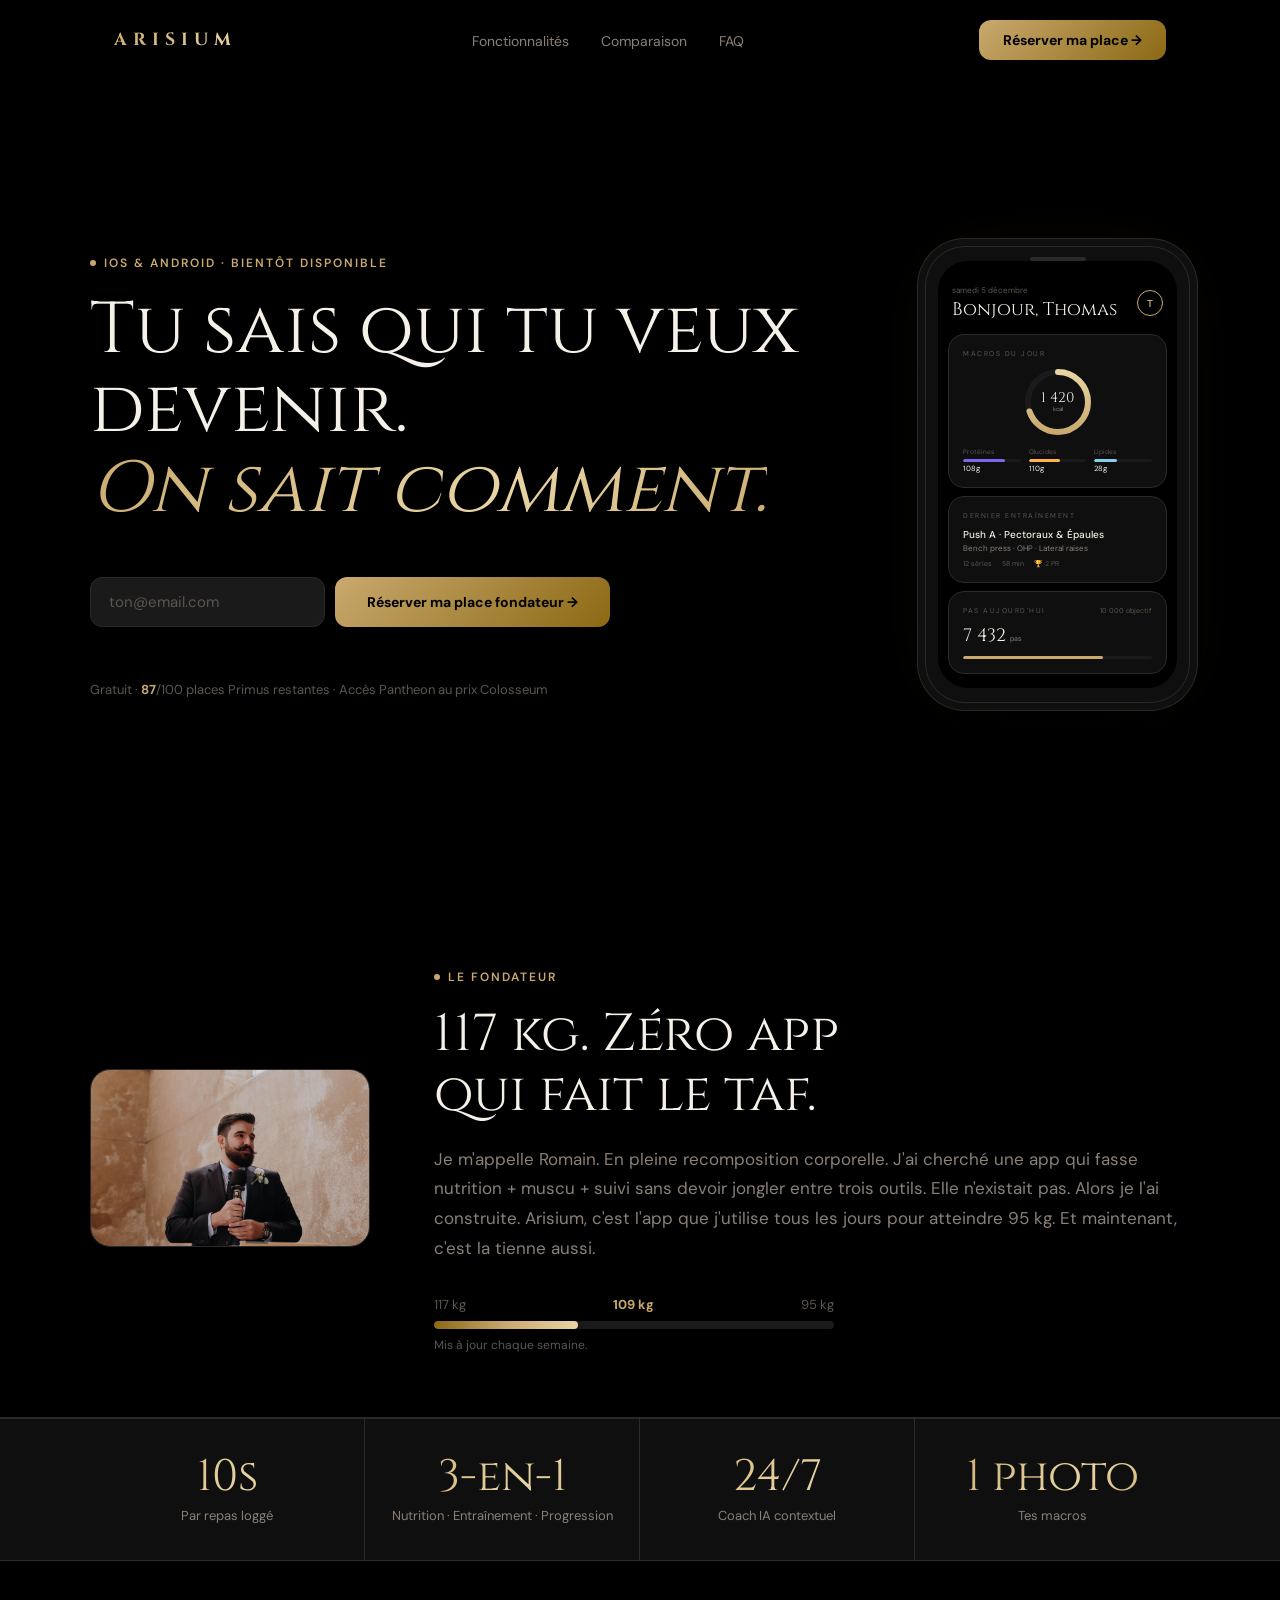
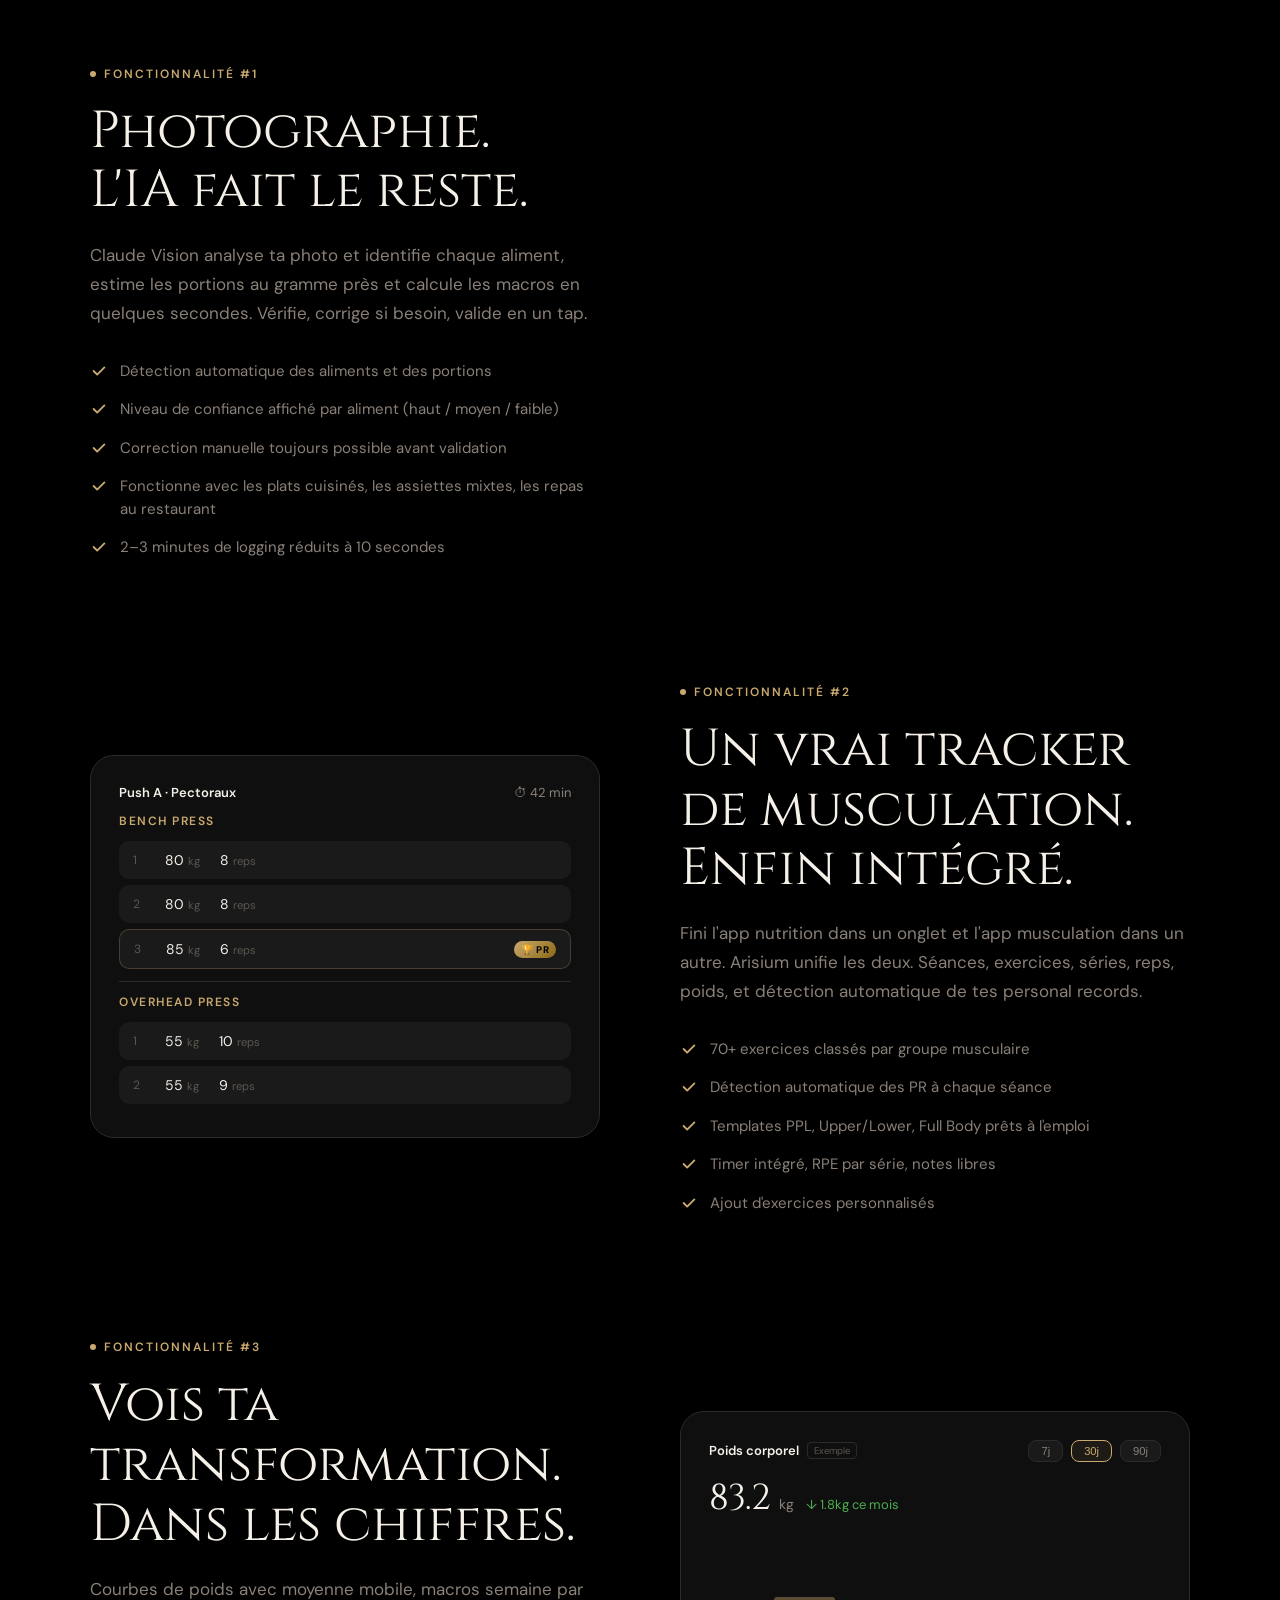
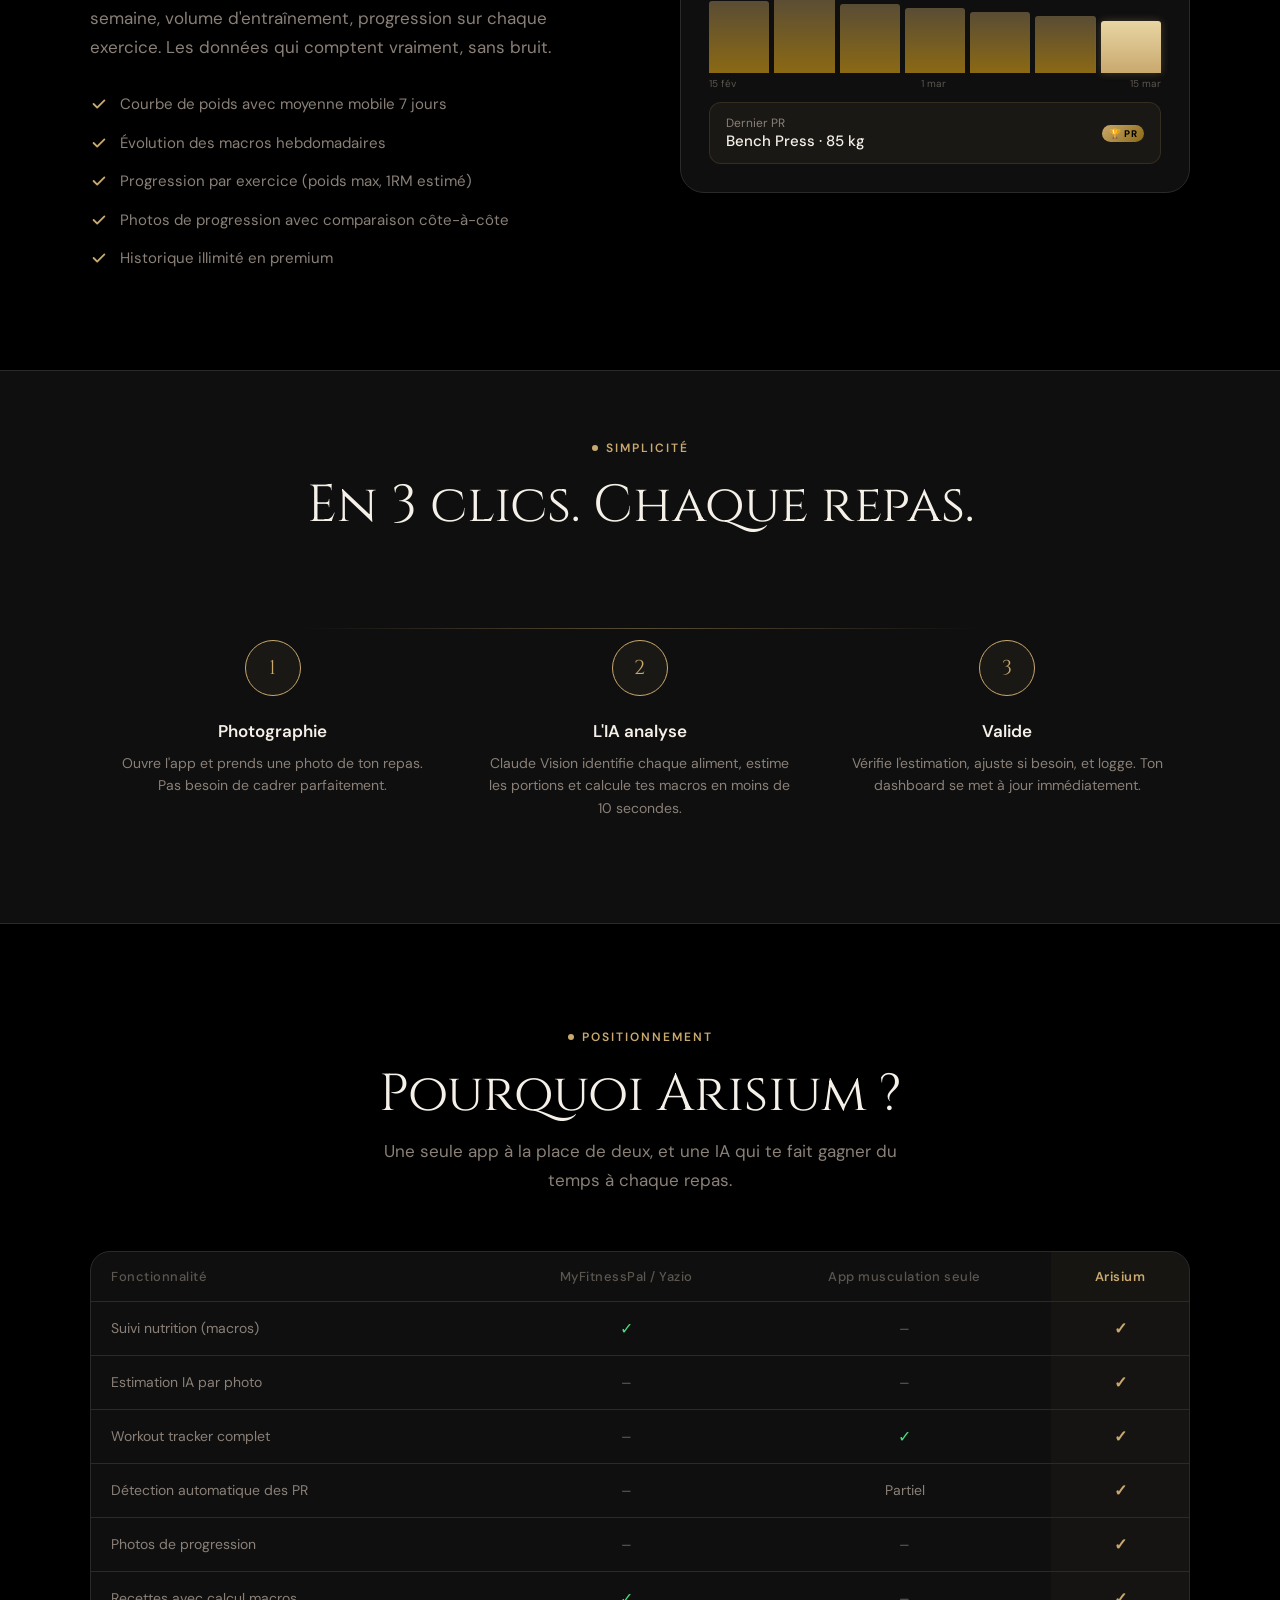
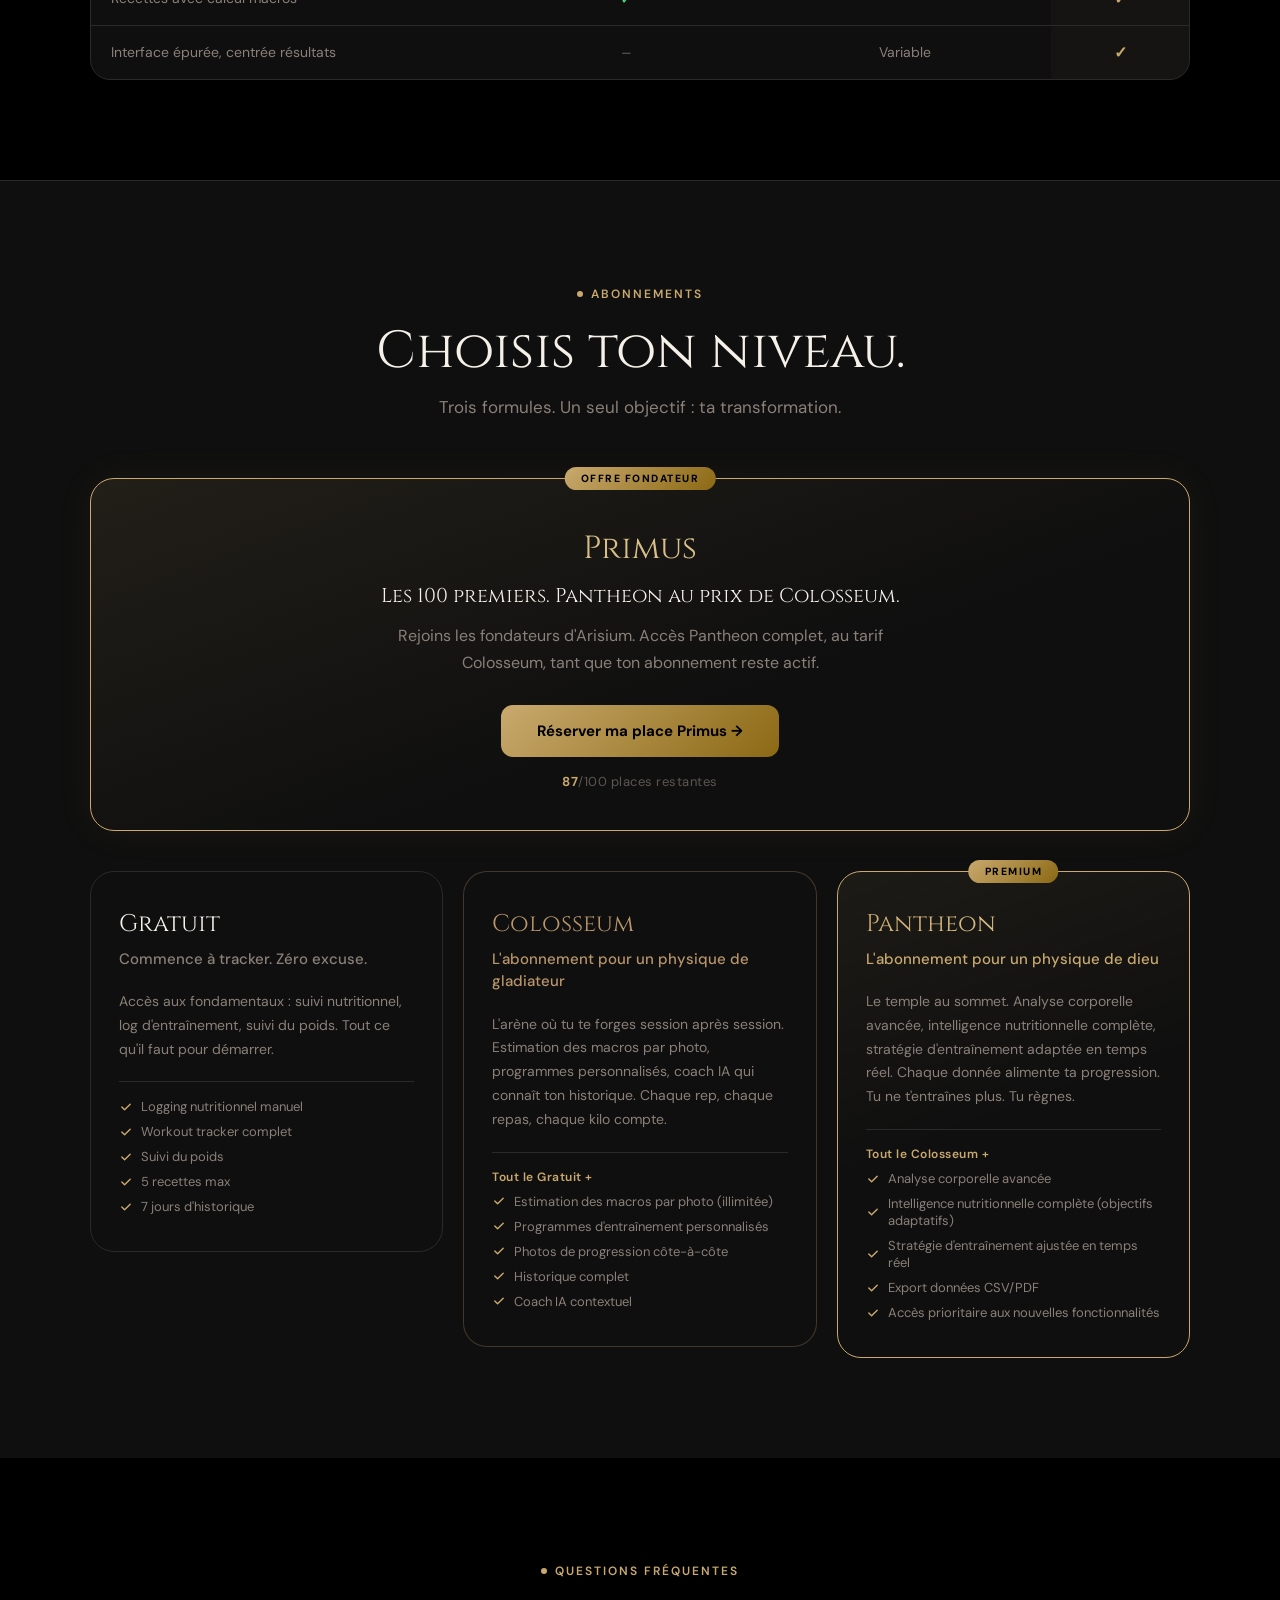
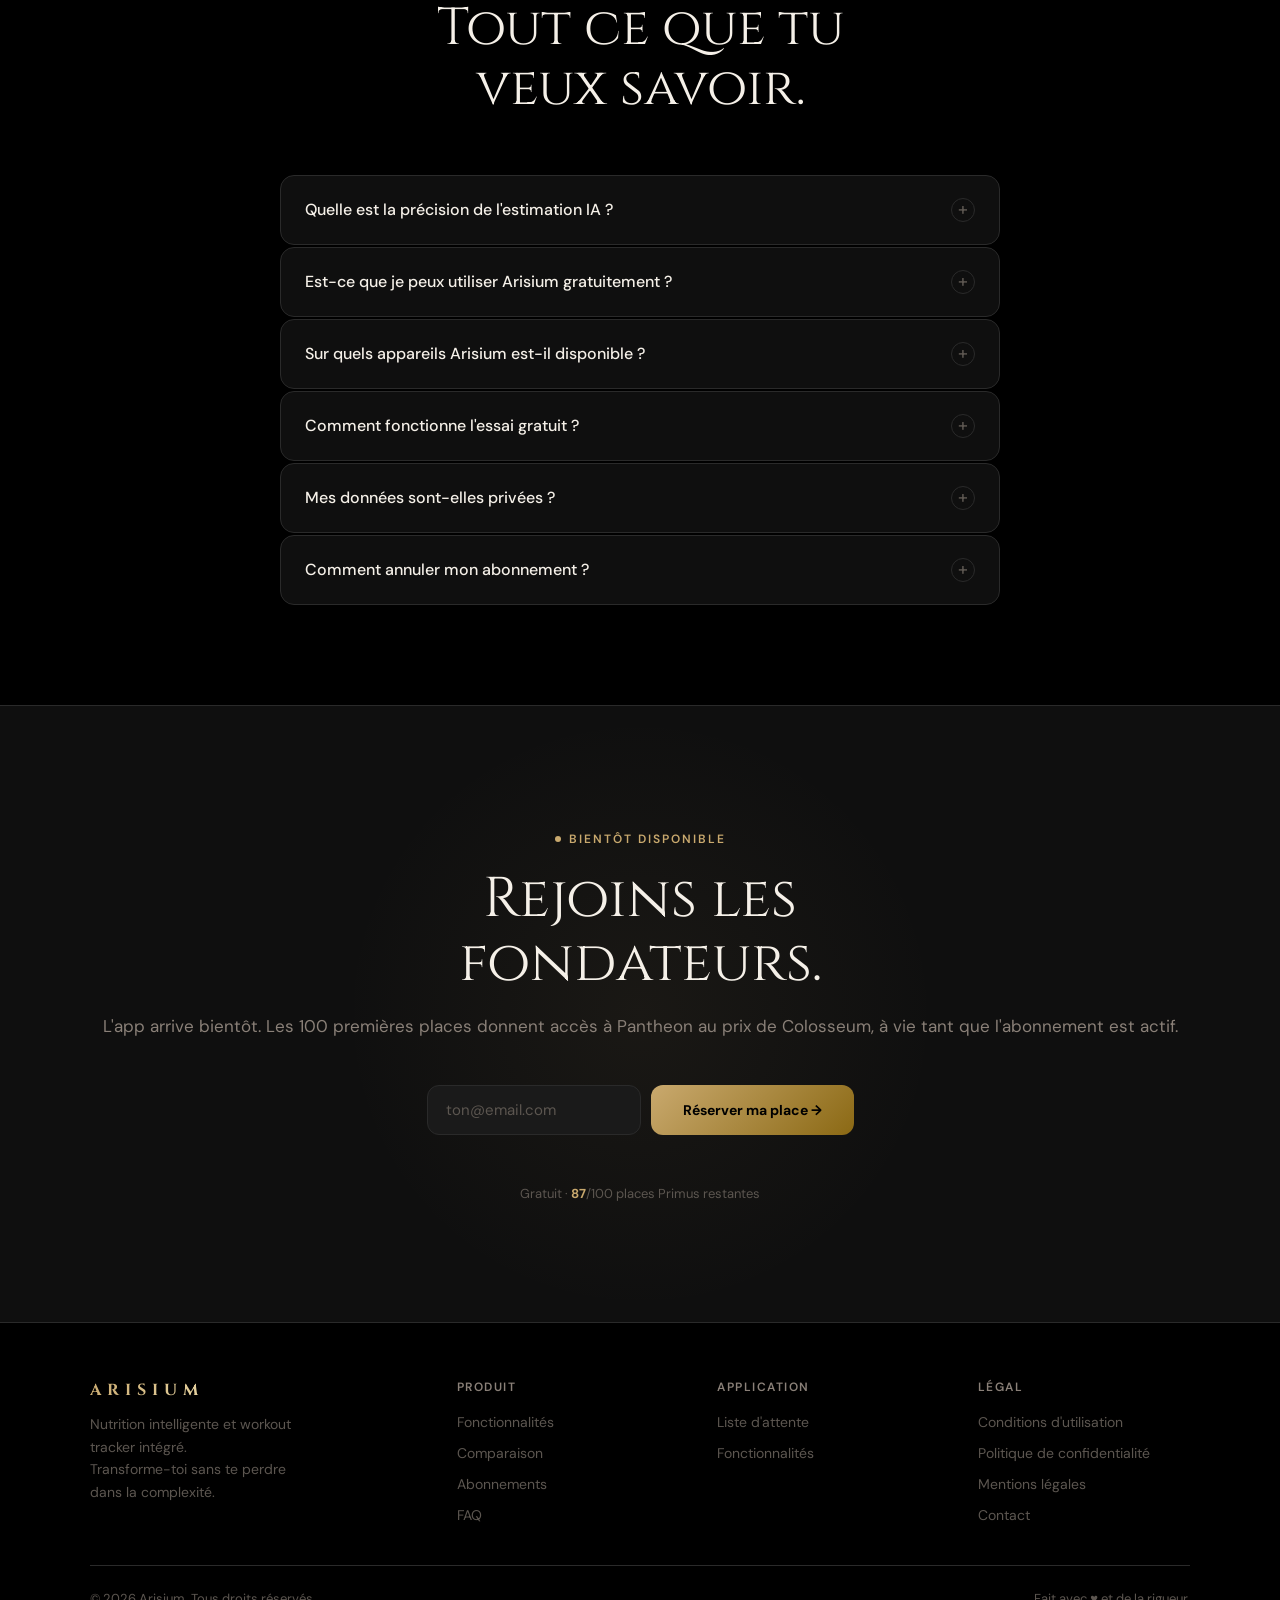
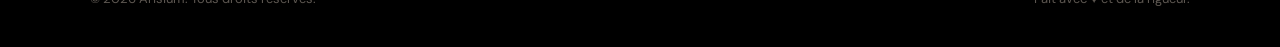
<file: index.html>
<!DOCTYPE html>
<html lang="fr">
<head>
  <meta charset="UTF-8" />
  <meta name="viewport" content="width=device-width, initial-scale=1.0" />
  <title>Arisium | Nutrition & Musculation, Coach IA tout-en-un</title>
  <meta name="description" content="Arisium. Nutrition, entraînement et progression corporelle dans une seule app. Macros par photo, programmes personnalisés, coach IA. Tu sais qui tu veux devenir. On sait comment." />
  <meta name="robots" content="index, follow" />

  <!-- Open Graph -->
  <meta property="og:type"        content="website" />
  <meta property="og:url"         content="https://www.arisium.app/" />
  <meta property="og:title"       content="Arisium | Nutrition & Musculation, Coach IA tout-en-un" />
  <meta property="og:description" content="Arisium. Nutrition, entraînement et progression corporelle dans une seule app. Macros par photo, programmes personnalisés, coach IA. Tu sais qui tu veux devenir. On sait comment." />
  <meta property="og:image"       content="https://www.arisium.app/img/og.png" />

  <!-- Twitter Card -->
  <meta name="twitter:card"        content="summary_large_image" />
  <meta property="twitter:domain"  content="arisium.app" />
  <meta property="twitter:url"     content="https://www.arisium.app/" />
  <meta name="twitter:title"       content="Arisium | Nutrition & Musculation, Coach IA tout-en-un" />
  <meta name="twitter:description" content="Arisium. Nutrition, entraînement et progression corporelle dans une seule app. Macros par photo, programmes personnalisés, coach IA. Tu sais qui tu veux devenir. On sait comment." />
  <meta name="twitter:image"       content="https://www.arisium.app/img/og.png" />

  <!-- Fonts -->
  <link rel="preconnect" href="https://fonts.googleapis.com" />
  <link rel="preconnect" href="https://fonts.gstatic.com" crossorigin />
  <link href="https://fonts.googleapis.com/css2?family=Cinzel:wght@400;600;700&family=DM+Sans:opsz,wght@9..40,400;9..40,500;9..40,600;9..40,700&display=swap" rel="stylesheet" />

  <link rel="stylesheet" href="style.css" />


</head>
<body>

<!-- ─── NAVBAR ──────────────────────────────────────────────────────────────── -->
<nav id="navbar">
  <div class="nav-inner">
    <a href="/" class="logo">ARISIUM</a>

    <ul class="nav-links">
      <li><a href="#features">Fonctionnalités</a></li>
      <li><a href="#compare">Comparaison</a></li>
      <li><a href="#faq">FAQ</a></li>
    </ul>

    <div id="nav-auth-area">
      <a href="#waitlist" class="btn-primary nav-cta">Réserver ma place →</a>
    </div>

    <button id="burger" aria-label="Menu" aria-expanded="false">
      <svg width="22" height="22" fill="none" stroke="currentColor" stroke-width="2" stroke-linecap="round">
        <path d="M3 6h16M3 12h16M3 18h16"/>
      </svg>
    </button>
  </div>

  <div id="mobile-menu">
    <ul class="mobile-nav-links">
      <li><a href="#features">Fonctionnalités</a></li>
      <li><a href="#compare">Comparaison</a></li>
      <li><a href="#faq">FAQ</a></li>
      <li class="mobile-menu-cta"><a href="#waitlist" class="btn-primary">Réserver ma place →</a></li>
    </ul>
  </div>
</nav>


<!-- ─── HERO ─────────────────────────────────────────────────────────────────── -->
<section class="section hero-section">
  <div class="container">
    <div class="hero-grid">

      <!-- Left -->
      <div>
        <div class="eyebrow fade-up">
          <span class="eyebrow-dot"></span>
          iOS &amp; Android · Bientôt disponible
        </div>

        <h1 class="hero-title fade-up delay-1">
          Tu sais qui tu veux devenir.<br>
          <em class="gold-text hero-subtitle">On sait comment.</em>
        </h1>

        <div class="hero-waitlist-wrap fade-up delay-2">
          <form class="waitlist-form" id="waitlist-hero">
            <div class="waitlist-row">
              <input type="email" class="waitlist-input" id="waitlist-hero-email" placeholder="ton@email.com" autocomplete="email" required />
              <button type="submit" class="btn-primary waitlist-submit" id="waitlist-hero-btn">Réserver ma place fondateur →</button>
            </div>
            <div class="waitlist-msg" id="waitlist-hero-msg"></div>
          </form>
        </div>

        <p class="hero-note fade-up delay-3">
          Gratuit · <span class="primus-counter-num">87</span>/100 places Primus restantes · Accès Pantheon au prix Colosseum
        </p>
      </div>

      <!-- Right: Phone mockup -->
      <div class="phone-wrap fade-up delay-2">
        <div class="phone">
          <div class="phone-screen">
            <!-- Header -->
            <div class="phone-header">
              <div>
                <div class="phone-date" id="phone-date">Lundi, 16 mars 2026</div>
                <div class="phone-greeting" id="phone-greeting">Bonjour, Thomas</div>
              </div>
              <div class="phone-avatar" id="phone-avatar">T</div>
            </div>

            <!-- Macros card -->
            <div class="phone-card">
              <div class="phone-label">MACROS DU JOUR</div>
              <!-- Calorie ring -->
              <div class="calorie-ring-wrap">
                <div class="calorie-ring">
                  <svg viewBox="0 0 72 72" width="72" height="72">
                    <circle cx="36" cy="36" r="30" fill="none" stroke="#1A1A1A" stroke-width="6"/>
                    <circle cx="36" cy="36" r="30" fill="none" stroke="url(#g1)" stroke-width="6"
                      stroke-linecap="round"
                      stroke-dasharray="188.5"
                      stroke-dashoffset="57"/>
                    <defs>
                      <linearGradient id="g1" x1="0%" y1="0%" x2="100%" y2="0%">
                        <stop offset="0%"   stop-color="#C9A96E"/>
                        <stop offset="100%" stop-color="#E8D5A3"/>
                      </linearGradient>
                    </defs>
                  </svg>
                  <div class="calorie-ring-center">
                    <div class="calorie-ring-val">1 420</div>
                    <div class="calorie-ring-unit">kcal</div>
                  </div>
                </div>
              </div>
              <!-- Macro bars -->
              <div class="macro-row">
                <div class="macro-col">
                  <div class="macro-name">Protéines</div>
                  <div class="macro-bar-track"><div class="macro-bar-fill macro-bar-fill--protein"></div></div>
                  <div class="macro-val">108g</div>
                </div>
                <div class="macro-col">
                  <div class="macro-name">Glucides</div>
                  <div class="macro-bar-track"><div class="macro-bar-fill macro-bar-fill--carbs"></div></div>
                  <div class="macro-val">110g</div>
                </div>
                <div class="macro-col">
                  <div class="macro-name">Lipides</div>
                  <div class="macro-bar-track"><div class="macro-bar-fill macro-bar-fill--fat"></div></div>
                  <div class="macro-val">28g</div>
                </div>
              </div>
            </div>

            <!-- Last workout card -->
            <div class="phone-card">
              <div class="phone-label">DERNIER ENTRAÎNEMENT</div>
              <div class="phone-workout">Push A · Pectoraux &amp; Épaules</div>
              <div class="phone-workout-sub">Bench press · OHP · Lateral raises</div>
              <div class="phone-workout-meta">
                <span>12 séries</span>
                <span>58 min</span>
                <span class="phone-pr">🏆 2 PR</span>
              </div>
            </div>

            <!-- Steps card -->
            <div class="phone-card phone-card--steps">
              <div class="phone-steps-header">
                <div class="phone-label phone-label--flush">PAS AUJOURD'HUI</div>
                <div class="phone-steps-goal">10 000 objectif</div>
              </div>
              <div class="phone-steps-count">
                <div class="phone-steps-val">7 432</div>
                <div class="phone-steps-unit">pas</div>
              </div>
              <div class="phone-steps-bar">
                <div class="phone-steps-fill"></div>
              </div>
            </div>
          </div>
        </div>
      </div>

    </div>
  </div>
</section>


<!-- ─── FONDATEUR ────────────────────────────────────────────────────────────── -->
<section class="section-sm section--bordered-bottom">
  <div class="container">
    <div class="founder-grid">

      <!-- Photo -->
      <div class="founder-photo-wrap fade-up">
        <div class="founder-photo">
          <img src="img/founder.jpg" alt="Romain, fondateur d'Arisium" class="founder-img" />
        </div>
      </div>

      <!-- Texte -->
      <div class="fade-up delay-2">
        <div class="eyebrow"><span class="eyebrow-dot"></span>Le fondateur</div>
        <h2 class="section-title">117 kg. Zéro app<br>qui fait le taf.</h2>
        <p class="founder-text">
          Je m'appelle Romain. En pleine recomposition corporelle. J'ai cherché une app qui fasse nutrition + muscu + suivi sans devoir jongler entre trois outils. Elle n'existait pas. Alors je l'ai construite. Arisium, c'est l'app que j'utilise tous les jours pour atteindre 95 kg. Et maintenant, c'est la tienne aussi.
        </p>

        <!-- Barre de progression -->
        <div class="founder-progress">
          <div class="founder-progress-labels">
            <span>117 kg</span>
            <!-- Poids actuel (modifier manuellement) -->
            <span class="founder-progress-current">109 kg</span>
            <span>95 kg</span>
          </div>
          <div class="founder-progress-track">
            <!-- Largeur = (117 - actuel) / (117 - 95) * 100. Pour 109 kg : (117-109)/(117-95) = 36% -->
            <div class="founder-progress-fill"></div>
          </div>
          <p class="founder-progress-note">Mis à jour chaque semaine.</p>
        </div>
      </div>

    </div>
  </div>
</section>


<!-- ─── STATS BAR ─────────────────────────────────────────────────────────────── -->
<div class="stats-bar">
  <div class="container">
    <div class="stats-grid">
      <div class="stat-item fade-up">
        <div class="stat-num gold-text">10s</div>
        <div class="stat-label">Par repas loggé</div>
      </div>
      <div class="stat-item fade-up delay-1">
        <div class="stat-num gold-text">3-en-1</div>
        <div class="stat-label">Nutrition · Entraînement · Progression</div>
      </div>
      <div class="stat-item fade-up delay-2">
        <div class="stat-num gold-text">24/7</div>
        <div class="stat-label">Coach IA contextuel</div>
      </div>
      <div class="stat-item fade-up delay-3">
        <div class="stat-num gold-text">1 photo</div>
        <div class="stat-label">Tes macros</div>
      </div>
    </div>
  </div>
</div>


<!-- ─── FEATURES ──────────────────────────────────────────────────────────────── -->
<section class="section" id="features">
  <div class="container">

    <!-- Feature 1: Photo AI -->
    <div class="feature-grid feature-grid--spaced">
      <div class="fade-up">
        <div class="eyebrow"><span class="eyebrow-dot"></span>Fonctionnalité #1</div>
        <h2 class="section-title">Photographie.<br>L'IA fait le reste.</h2>
        <p class="section-sub">
          Claude Vision analyse ta photo et identifie chaque aliment, estime les portions
          au gramme près et calcule les macros en quelques secondes.
          Vérifie, corrige si besoin, valide en un tap.
        </p>
        <ul class="feature-list">
          <li>Détection automatique des aliments et des portions</li>
          <li>Niveau de confiance affiché par aliment (haut / moyen / faible)</li>
          <li>Correction manuelle toujours possible avant validation</li>
          <li>Fonctionne avec les plats cuisinés, les assiettes mixtes, les repas au restaurant</li>
          <li>2–3 minutes de logging réduits à 10 secondes</li>
        </ul>
      </div>

      <div class="feature-visual fade-up delay-2">
        <div class="feature-visual-inner">

          <!-- En-tête -->
          <div class="ai-header">
            <div>
              <div class="ai-header-label">Analyse IA</div>
              <div class="ai-header-title">Estimation du repas</div>
            </div>
            <div class="ai-chip">
              <svg width="10" height="10" viewBox="0 0 24 24" fill="currentColor"><path d="M12 2a10 10 0 110 20A10 10 0 0112 2zm0 18a8 8 0 100-16 8 8 0 000 16zm-1-9h2v6h-2zm0-4h2v2h-2z"/></svg>
              Claude Vision
            </div>
          </div>

          <!-- Statut -->
          <div class="ai-status">
            <span class="ai-status-dot"></span>
            <span class="ai-status-text">3 aliments détectés</span>
          </div>

          <!-- Items -->
          <div class="ai-items">
            <div class="ai-item ai-item--high">
              <div>
                <div class="ai-item-name">Blanc de poulet grillé</div>
                <div class="ai-item-kcal">150 g · 248 kcal · P 46g</div>
              </div>
              <span class="ai-item-badge badge-high">Sûr</span>
            </div>
            <div class="ai-item ai-item--medium">
              <div>
                <div class="ai-item-name">Riz blanc cuit</div>
                <div class="ai-item-kcal">200 g · 260 kcal · G 52g</div>
              </div>
              <span class="ai-item-badge badge-medium">Incertain</span>
            </div>
            <div class="ai-item ai-item--high">
              <div>
                <div class="ai-item-name">Brocoli vapeur</div>
                <div class="ai-item-kcal">120 g · 41 kcal · P 4g</div>
              </div>
              <span class="ai-item-badge badge-high">Sûr</span>
            </div>
          </div>

          <!-- Total -->
          <div class="ai-total">
            <div>
              <div class="ai-total-label">Total</div>
              <div class="ai-total-val">549 kcal</div>
            </div>
            <div class="ai-total-macros">
              <div class="ai-macro">
                <div class="ai-macro-val">55g</div>
                <div class="ai-macro-label">Prot.</div>
              </div>
              <div class="ai-macro-divider"></div>
              <div class="ai-macro">
                <div class="ai-macro-val">46g</div>
                <div class="ai-macro-label">Gluc.</div>
              </div>
              <div class="ai-macro-divider"></div>
              <div class="ai-macro">
                <div class="ai-macro-val">8g</div>
                <div class="ai-macro-label">Lip.</div>
              </div>
            </div>
          </div>

        </div>
      </div>
    </div>

    <!-- Feature 2: Workout tracker -->
    <div class="feature-grid reverse feature-grid--spaced">
      <div class="fade-up">
        <div class="eyebrow"><span class="eyebrow-dot"></span>Fonctionnalité #2</div>
        <h2 class="section-title">Un vrai tracker<br>de musculation.<br>Enfin intégré.</h2>
        <p class="section-sub">
          Fini l'app nutrition dans un onglet et l'app musculation dans un autre.
          Arisium unifie les deux. Séances, exercices, séries, reps, poids,
          et détection automatique de tes personal records.
        </p>
        <ul class="feature-list">
          <li>70+ exercices classés par groupe musculaire</li>
          <li>Détection automatique des PR à chaque séance</li>
          <li>Templates PPL, Upper/Lower, Full Body prêts à l'emploi</li>
          <li>Timer intégré, RPE par série, notes libres</li>
          <li>Ajout d'exercices personnalisés</li>
        </ul>
      </div>

      <div class="feature-visual fade-up delay-2">
        <div class="feature-visual-inner">
          <div class="workout-header">
            <span class="workout-title">Push A · Pectoraux</span>
            <span class="workout-time">⏱ 42 min</span>
          </div>

          <div class="workout-exercise">BENCH PRESS</div>

          <div class="workout-sets">
            <div class="set-row">
              <div class="set-num">1</div>
              <div class="set-data">
                <div class="set-field">80 <span>kg</span></div>
                <div class="set-field">8 <span>reps</span></div>
              </div>
            </div>
            <div class="set-row">
              <div class="set-num">2</div>
              <div class="set-data">
                <div class="set-field">80 <span>kg</span></div>
                <div class="set-field">8 <span>reps</span></div>
              </div>
            </div>
            <div class="set-row set-row--pr">
              <div class="set-num">3</div>
              <div class="set-data">
                <div class="set-field">85 <span>kg</span></div>
                <div class="set-field">6 <span>reps</span></div>
              </div>
              <span class="pr-badge">🏆 PR</span>
            </div>
          </div>

          <div class="workout-divider"></div>

          <div class="workout-exercise">OVERHEAD PRESS</div>

          <div class="workout-sets">
            <div class="set-row">
              <div class="set-num">1</div>
              <div class="set-data">
                <div class="set-field">55 <span>kg</span></div>
                <div class="set-field">10 <span>reps</span></div>
              </div>
            </div>
            <div class="set-row">
              <div class="set-num">2</div>
              <div class="set-data">
                <div class="set-field">55 <span>kg</span></div>
                <div class="set-field">9 <span>reps</span></div>
              </div>
            </div>
          </div>
        </div>
      </div>
    </div>

    <!-- Feature 3: Progression -->
    <div class="feature-grid">
      <div class="fade-up">
        <div class="eyebrow"><span class="eyebrow-dot"></span>Fonctionnalité #3</div>
        <h2 class="section-title">Vois ta<br>transformation.<br>Dans les chiffres.</h2>
        <p class="section-sub">
          Courbes de poids avec moyenne mobile, macros semaine par semaine,
          volume d'entraînement, progression sur chaque exercice.
          Les données qui comptent vraiment, sans bruit.
        </p>
        <ul class="feature-list">
          <li>Courbe de poids avec moyenne mobile 7 jours</li>
          <li>Évolution des macros hebdomadaires</li>
          <li>Progression par exercice (poids max, 1RM estimé)</li>
          <li>Photos de progression avec comparaison côte-à-côte</li>
          <li>Historique illimité en premium</li>
        </ul>
      </div>

      <div class="feature-visual fade-up delay-2">
        <div class="feature-visual-inner feature-visual-inner--top">
          <div class="progress-header">
            <div class="progress-title-wrap">
              <span class="progress-title">Poids corporel</span>
              <span class="progress-badge">Exemple</span>
            </div>
            <div class="progress-range">
              <button class="progress-range-btn">7j</button>
              <button class="progress-range-btn progress-range-btn--active">30j</button>
              <button class="progress-range-btn">90j</button>
            </div>
          </div>

          <div class="progress-value">
            <div class="progress-num">83.2</div>
            <div class="progress-unit">kg</div>
            <div class="progress-delta">↓ 1.8kg ce mois</div>
          </div>

          <!-- Chart bars -->
          <div class="progress-chart">
            <div class="progress-bars">
              <div class="progress-bar"></div>
              <div class="progress-bar"></div>
              <div class="progress-bar"></div>
              <div class="progress-bar"></div>
              <div class="progress-bar"></div>
              <div class="progress-bar"></div>
              <div class="progress-bar progress-bar--current"></div>
            </div>
            <div class="progress-dates">
              <span class="progress-date">15 fév</span>
              <span class="progress-date">1 mar</span>
              <span class="progress-date">15 mar</span>
            </div>
          </div>

          <!-- PR highlight -->
          <div class="progress-pr">
            <div>
              <div class="progress-pr-label">Dernier PR</div>
              <div class="progress-pr-val">Bench Press · 85 kg</div>
            </div>
            <div class="pr-badge">🏆 PR</div>
          </div>
        </div>
      </div>
    </div>

  </div>
</section>


<!-- ─── HOW IT WORKS ───────────────────────────────────────────────────────────── -->
<section class="section-sm section--surface-bordered">
  <div class="container">
    <div class="section-header section-header--lg">
      <div class="eyebrow eyebrow--center fade-up"><span class="eyebrow-dot"></span>Simplicité</div>
      <h2 class="section-title section-title--center fade-up delay-1">En 3 clics. Chaque repas.</h2>
    </div>

    <div class="steps-grid">
      <div class="step fade-up">
        <div class="step-num">1</div>
        <div class="step-title">Photographie</div>
        <p class="step-desc">Ouvre l'app et prends une photo de ton repas. Pas besoin de cadrer parfaitement.</p>
      </div>
      <div class="step fade-up delay-2">
        <div class="step-num">2</div>
        <div class="step-title">L'IA analyse</div>
        <p class="step-desc">Claude Vision identifie chaque aliment, estime les portions et calcule tes macros en moins de 10 secondes.</p>
      </div>
      <div class="step fade-up delay-4">
        <div class="step-num">3</div>
        <div class="step-title">Valide</div>
        <p class="step-desc">Vérifie l'estimation, ajuste si besoin, et logge. Ton dashboard se met à jour immédiatement.</p>
      </div>
    </div>
  </div>
</section>


<!-- ─── COMPARISON ────────────────────────────────────────────────────────────── -->
<section class="section" id="compare">
  <div class="container">
    <div class="section-header">
      <div class="eyebrow eyebrow--center fade-up"><span class="eyebrow-dot"></span>Positionnement</div>
      <h2 class="section-title section-title--center fade-up delay-1">Pourquoi Arisium ?</h2>
      <p class="section-sub section-sub--center fade-up delay-2">Une seule app à la place de deux, et une IA qui te fait gagner du temps à chaque repas.</p>
    </div>

    <div class="compare-table-wrap fade-up">
      <table class="compare-table">
        <thead>
          <tr>
            <th>Fonctionnalité</th>
            <th>MyFitnessPal / Yazio</th>
            <th>App musculation seule</th>
            <th class="arisium-col">Arisium</th>
          </tr>
        </thead>
        <tbody>
          <tr>
            <td>Suivi nutrition (macros)</td>
            <td class="check">✓</td>
            <td class="cross">–</td>
            <td class="arisium-col check">✓</td>
          </tr>
          <tr>
            <td>Estimation IA par photo</td>
            <td class="cross">–</td>
            <td class="cross">–</td>
            <td class="arisium-col check">✓</td>
          </tr>
          <tr>
            <td>Workout tracker complet</td>
            <td class="cross">–</td>
            <td class="check">✓</td>
            <td class="arisium-col check">✓</td>
          </tr>
          <tr>
            <td>Détection automatique des PR</td>
            <td class="cross">–</td>
            <td class="compare-partial">Partiel</td>
            <td class="arisium-col check">✓</td>
          </tr>
          <tr>
            <td>Photos de progression</td>
            <td class="cross">–</td>
            <td class="cross">–</td>
            <td class="arisium-col check">✓</td>
          </tr>
          <tr>
            <td>Recettes avec calcul macros</td>
            <td class="check">✓</td>
            <td class="cross">–</td>
            <td class="arisium-col check">✓</td>
          </tr>
          <tr>
            <td>Interface épurée, centrée résultats</td>
            <td class="cross">–</td>
            <td class="compare-partial">Variable</td>
            <td class="arisium-col check">✓</td>
          </tr>
        </tbody>
      </table>
    </div>
  </div>
</section>


<!-- ─── TIERS ──────────────────────────────────────────────────────────────── -->
<section class="section section--surface" id="tiers">
  <div class="container">
    <div class="section-header">
      <div class="eyebrow eyebrow--center fade-up"><span class="eyebrow-dot"></span>Abonnements</div>
      <h2 class="section-title section-title--center fade-up delay-1">Choisis ton niveau.</h2>
      <p class="section-sub section-sub--center fade-up delay-2">Trois formules. Un seul objectif : ta transformation.</p>
    </div>

    <!-- Primus -->
    <div class="primus-card fade-up">
      <div class="tier-badge">Offre Fondateur</div>
      <h3 class="primus-name">Primus</h3>
      <p class="primus-headline">Les 100 premiers. Pantheon au prix de Colosseum.</p>
      <p class="primus-body">Rejoins les fondateurs d'Arisium. Accès Pantheon complet, au tarif Colosseum, tant que ton abonnement reste actif.</p>
      <a href="#waitlist" class="btn-primary primus-cta" data-primus="true">Réserver ma place Primus →</a>
      <p class="primus-counter"><!-- Places restantes (modifier le chiffre manuellement) --><span class="primus-counter-num">87</span>/100 places restantes</p>
    </div>

    <div class="tiers-grid">

      <!-- Free -->
      <div class="tier-card tier-free fade-up">
        <div class="tier-header">
          <h3 class="tier-name">Gratuit</h3>
          <p class="tier-tagline">Commence à tracker. Zéro excuse.</p>
        </div>
        <p class="tier-desc">Accès aux fondamentaux : suivi nutritionnel, log d'entraînement, suivi du poids. Tout ce qu'il faut pour démarrer.</p>
        <ul class="tier-features">
          <li>Logging nutritionnel manuel</li>
          <li>Workout tracker complet</li>
          <li>Suivi du poids</li>
          <li>5 recettes max</li>
          <li>7 jours d'historique</li>
        </ul>
      </div>

      <!-- Colosseum -->
      <div class="tier-card tier-colosseum fade-up delay-2">
        <div class="tier-header">
          <h3 class="tier-name">Colosseum</h3>
          <p class="tier-tagline">L'abonnement pour un physique de gladiateur</p>
        </div>
        <p class="tier-desc">L'arène où tu te forges session après session. Estimation des macros par photo, programmes personnalisés, coach IA qui connaît ton historique. Chaque rep, chaque repas, chaque kilo compte.</p>
        <ul class="tier-features">
          <li class="tier-features-inherit">Tout le Gratuit +</li>
          <li>Estimation des macros par photo (illimitée)</li>
          <li>Programmes d'entraînement personnalisés</li>
          <li>Photos de progression côte-à-côte</li>
          <li>Historique complet</li>
          <li>Coach IA contextuel</li>
        </ul>
      </div>

      <!-- Pantheon -->
      <div class="tier-card tier-pantheon fade-up delay-4">
        <div class="tier-badge">Premium</div>
        <div class="tier-header">
          <h3 class="tier-name">Pantheon</h3>
          <p class="tier-tagline">L'abonnement pour un physique de dieu</p>
        </div>
        <p class="tier-desc">Le temple au sommet. Analyse corporelle avancée, intelligence nutritionnelle complète, stratégie d'entraînement adaptée en temps réel. Chaque donnée alimente ta progression. Tu ne t'entraînes plus. Tu règnes.</p>
        <ul class="tier-features">
          <li class="tier-features-inherit">Tout le Colosseum +</li>
          <li>Analyse corporelle avancée</li>
          <li>Intelligence nutritionnelle complète (objectifs adaptatifs)</li>
          <li>Stratégie d'entraînement ajustée en temps réel</li>
          <li>Export données CSV/PDF</li>
          <li>Accès prioritaire aux nouvelles fonctionnalités</li>
        </ul>
      </div>

    </div>
  </div>
</section>

<!-- pricing section removed — will be added at launch -->


<!-- ─── FAQ ───────────────────────────────────────────────────────────────────── -->
<section class="section" id="faq">
  <div class="container faq-container">
    <div class="section-header">
      <div class="eyebrow eyebrow--center fade-up"><span class="eyebrow-dot"></span>Questions fréquentes</div>
      <h2 class="section-title section-title--center fade-up delay-1">Tout ce que tu<br>veux savoir.</h2>
    </div>

    <div class="faq-list fade-up">

      <div class="faq-item">
        <button class="faq-btn" aria-expanded="false">
          Quelle est la précision de l'estimation IA ?
          <span class="faq-icon">+</span>
        </button>
        <div class="faq-body">
          <div class="faq-body-inner">
            L'estimation est précise à ±20–30% sur les portions, ce qui est comparable à la saisie manuelle par la plupart des utilisateurs (qui eux aussi approximent les quantités). L'IA affiche un niveau de confiance par aliment (haut, moyen ou faible) et tu peux toujours corriger avant de valider. Au fil du temps, l'estimation s'avère suffisamment précise pour atteindre tes objectifs macros.
          </div>
        </div>
      </div>

      <div class="faq-item">
        <button class="faq-btn" aria-expanded="false">
          Est-ce que je peux utiliser Arisium gratuitement ?
          <span class="faq-icon">+</span>
        </button>
        <div class="faq-body">
          <div class="faq-body-inner">
            Oui. La version gratuite inclut le logging manuel des repas, le workout tracker complet, jusqu'à 5 recettes et 7 jours d'historique. L'estimation IA par photo, les photos de progression, l'historique complet et l'export de données sont réservés aux abonnés premium. L'abonnement premium inclut 7 jours d'essai gratuit pour tester toutes les fonctionnalités.
          </div>
        </div>
      </div>

      <div class="faq-item">
        <button class="faq-btn" aria-expanded="false">
          Sur quels appareils Arisium est-il disponible ?
          <span class="faq-icon">+</span>
        </button>
        <div class="faq-body">
          <div class="faq-body-inner">
            Arisium est une application mobile native disponible sur iOS (iPhone) et Android. Elle sera disponible sur l'App Store et le Google Play Store. Une version web n'est pas prévue pour l'instant : le focus est sur l'expérience mobile (photos depuis l'appareil photo, usage en salle de sport).
          </div>
        </div>
      </div>

      <div class="faq-item">
        <button class="faq-btn" aria-expanded="false">
          Comment fonctionne l'essai gratuit ?
          <span class="faq-icon">+</span>
        </button>
        <div class="faq-body">
          <div class="faq-body-inner">
            L'essai de 7 jours est inclus avec l'abonnement premium. Le paiement s'effectue directement via l'App Store (iOS) ou le Google Play Store (Android). Tu peux annuler à tout moment depuis les paramètres de ton compte Apple ou Google : aucun débit n'est effectué si tu annules avant la fin de l'essai. Les tarifs complets seront annoncés au lancement de l'app.
          </div>
        </div>
      </div>

      <div class="faq-item">
        <button class="faq-btn" aria-expanded="false">
          Mes données sont-elles privées ?
          <span class="faq-icon">+</span>
        </button>
        <div class="faq-body">
          <div class="faq-body-inner">
            Tes données (repas, entraînements, photos de progression, métriques corporelles) sont stockées sur des serveurs Supabase hébergés en Europe (UE), avec Row Level Security : chaque utilisateur n'accède qu'à ses propres données. Tes photos ne sont jamais partagées. Tu peux demander la suppression complète de ton compte et de toutes tes données depuis les paramètres de l'app.
          </div>
        </div>
      </div>

      <div class="faq-item">
        <button class="faq-btn" aria-expanded="false">
          Comment annuler mon abonnement ?
          <span class="faq-icon">+</span>
        </button>
        <div class="faq-body">
          <div class="faq-body-inner">
            L'annulation se fait directement depuis les paramètres de l'app, en un tap. Sur iOS, tu passes par les réglages de ton compte Apple. Sur Android, par les abonnements Google Play. Après annulation, tu conserves l'accès premium jusqu'à la fin de la période payée. Aucun engagement, aucune rétention forcée.
          </div>
        </div>
      </div>

    </div>
  </div>
</section>


<!-- ─── CTA FINAL ──────────────────────────────────────────────────────────────── -->
<section id="waitlist" class="cta-section">
  <div class="container">
    <div class="eyebrow eyebrow--center fade-up"><span class="eyebrow-dot"></span>Bientôt disponible</div>
    <h2 class="cta-title fade-up delay-1">
      Rejoins les fondateurs.
    </h2>
    <p class="cta-sub fade-up delay-2">L'app arrive bientôt. Les 100 premières places donnent accès à Pantheon au prix de Colosseum, à vie tant que l'abonnement est actif.</p>

    <div class="cta-form-wrap fade-up delay-3">
      <form class="waitlist-form waitlist-form-cta" id="waitlist-cta">
        <div class="waitlist-row">
          <input type="email" class="waitlist-input" id="waitlist-cta-email" placeholder="ton@email.com" autocomplete="email" required />
          <button type="submit" class="btn-primary waitlist-submit" id="waitlist-cta-btn">Réserver ma place →</button>
        </div>
        <div class="waitlist-msg" id="waitlist-cta-msg"></div>
      </form>
    </div>

    <p class="cta-note fade-up delay-4">Gratuit · <span class="primus-counter-num">87</span>/100 places Primus restantes</p>
  </div>
</section>


<!-- ─── FOOTER ────────────────────────────────────────────────────────────────── -->
<footer>
  <div class="footer-inner">
    <div class="footer-brand">
      <a href="/" class="logo footer-logo">ARISIUM</a>
      <p>Nutrition intelligente et workout tracker intégré.<br>Transforme-toi sans te perdre dans la complexité.</p>
    </div>

    <div class="footer-col">
      <h4>Produit</h4>
      <ul>
        <li><a href="#features">Fonctionnalités</a></li>
        <li><a href="#compare">Comparaison</a></li>
        <li><a href="#tiers">Abonnements</a></li>
        <li><a href="#faq">FAQ</a></li>
      </ul>
    </div>

    <div class="footer-col">
      <h4>Application</h4>
      <ul>
        <li><a href="#waitlist">Liste d'attente</a></li>
        <li><a href="#features">Fonctionnalités</a></li>
      </ul>
    </div>

    <div class="footer-col">
      <h4>Légal</h4>
      <ul>
        <li><a href="/conditions-utilisation">Conditions d'utilisation</a></li>
        <li><a href="/politique-de-confidentialite">Politique de confidentialité</a></li>
        <li><a href="/mentions-legales">Mentions légales</a></li>
        <li><a href="mailto:contact@arisium.app">Contact</a></li>
      </ul>
    </div>
  </div>

  <div class="footer-bottom">
    <span>© 2026 Arisium. Tous droits réservés.</span>
    <span class="footer-credit">Fait avec ♥ et de la rigueur.</span>
  </div>
</footer>


<script src="main.js"></script>
<script src="auth.js"></script>
</body>
</html>
</file>
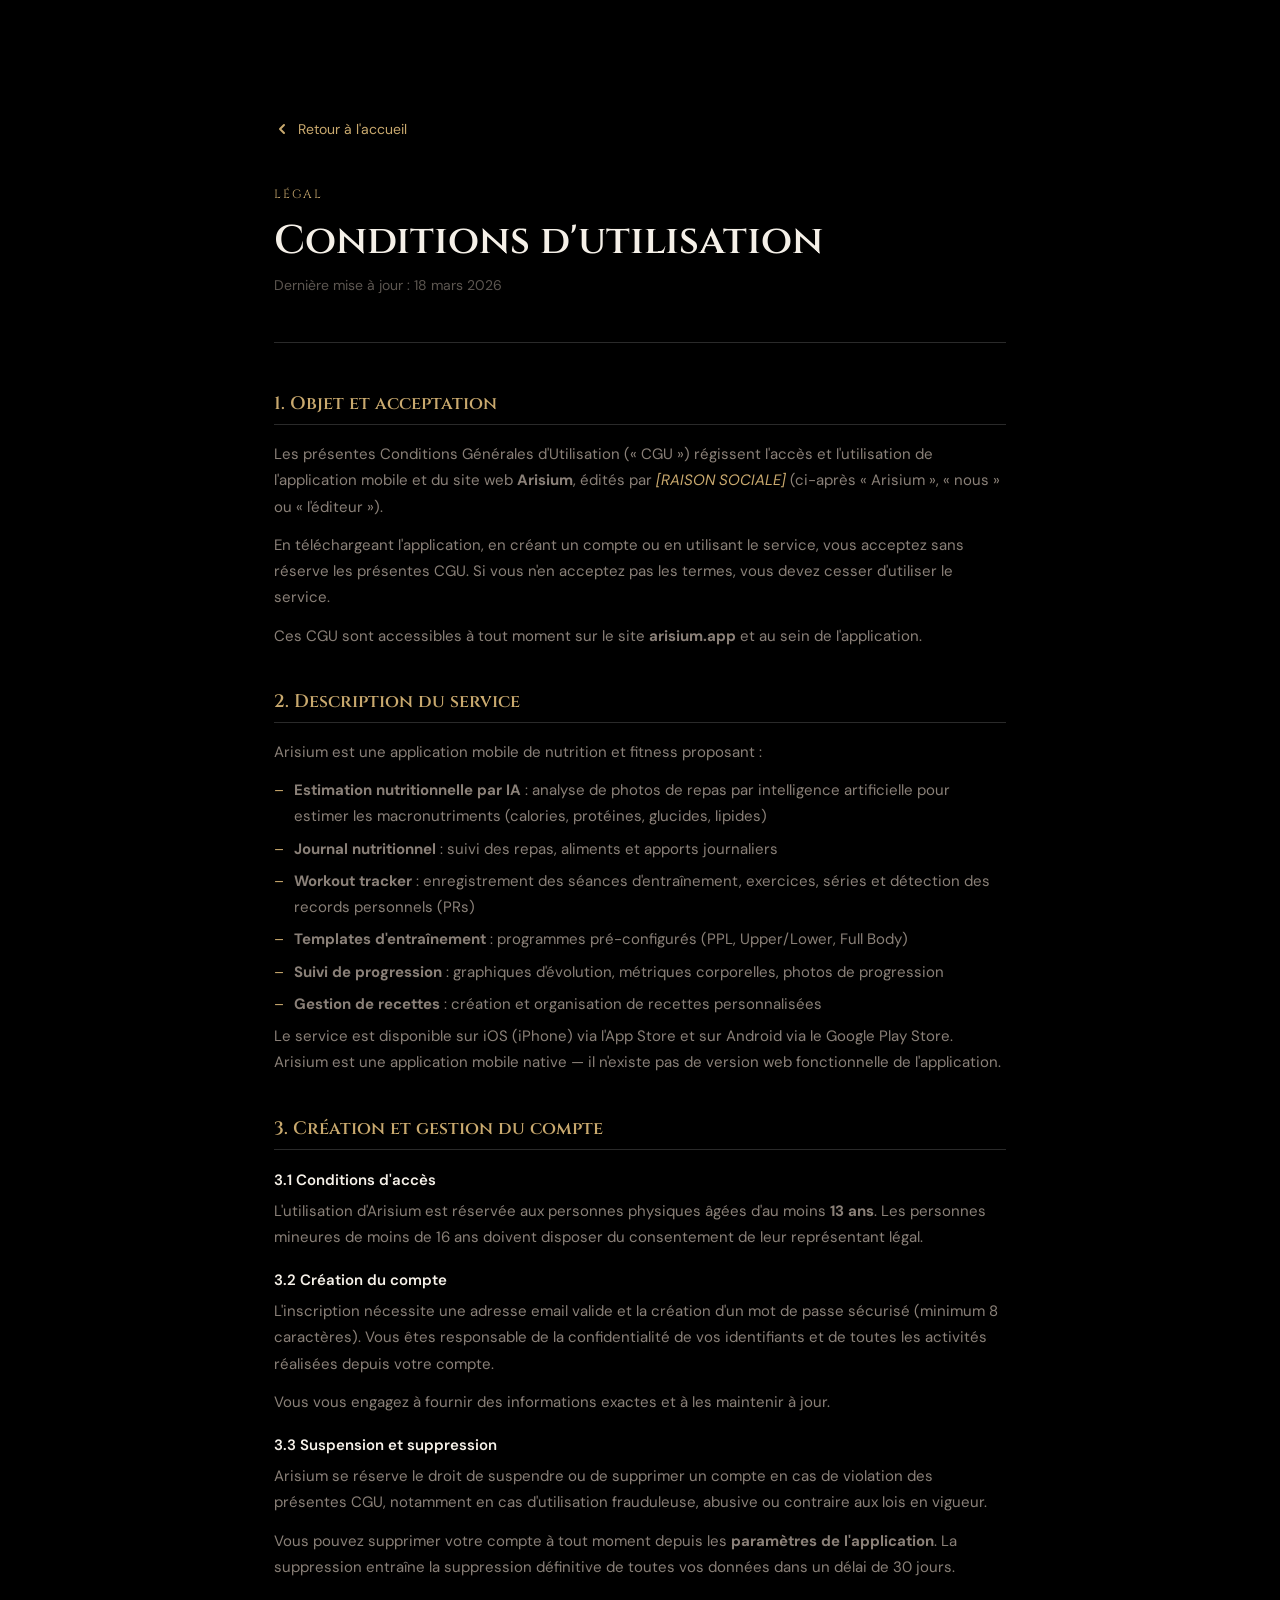
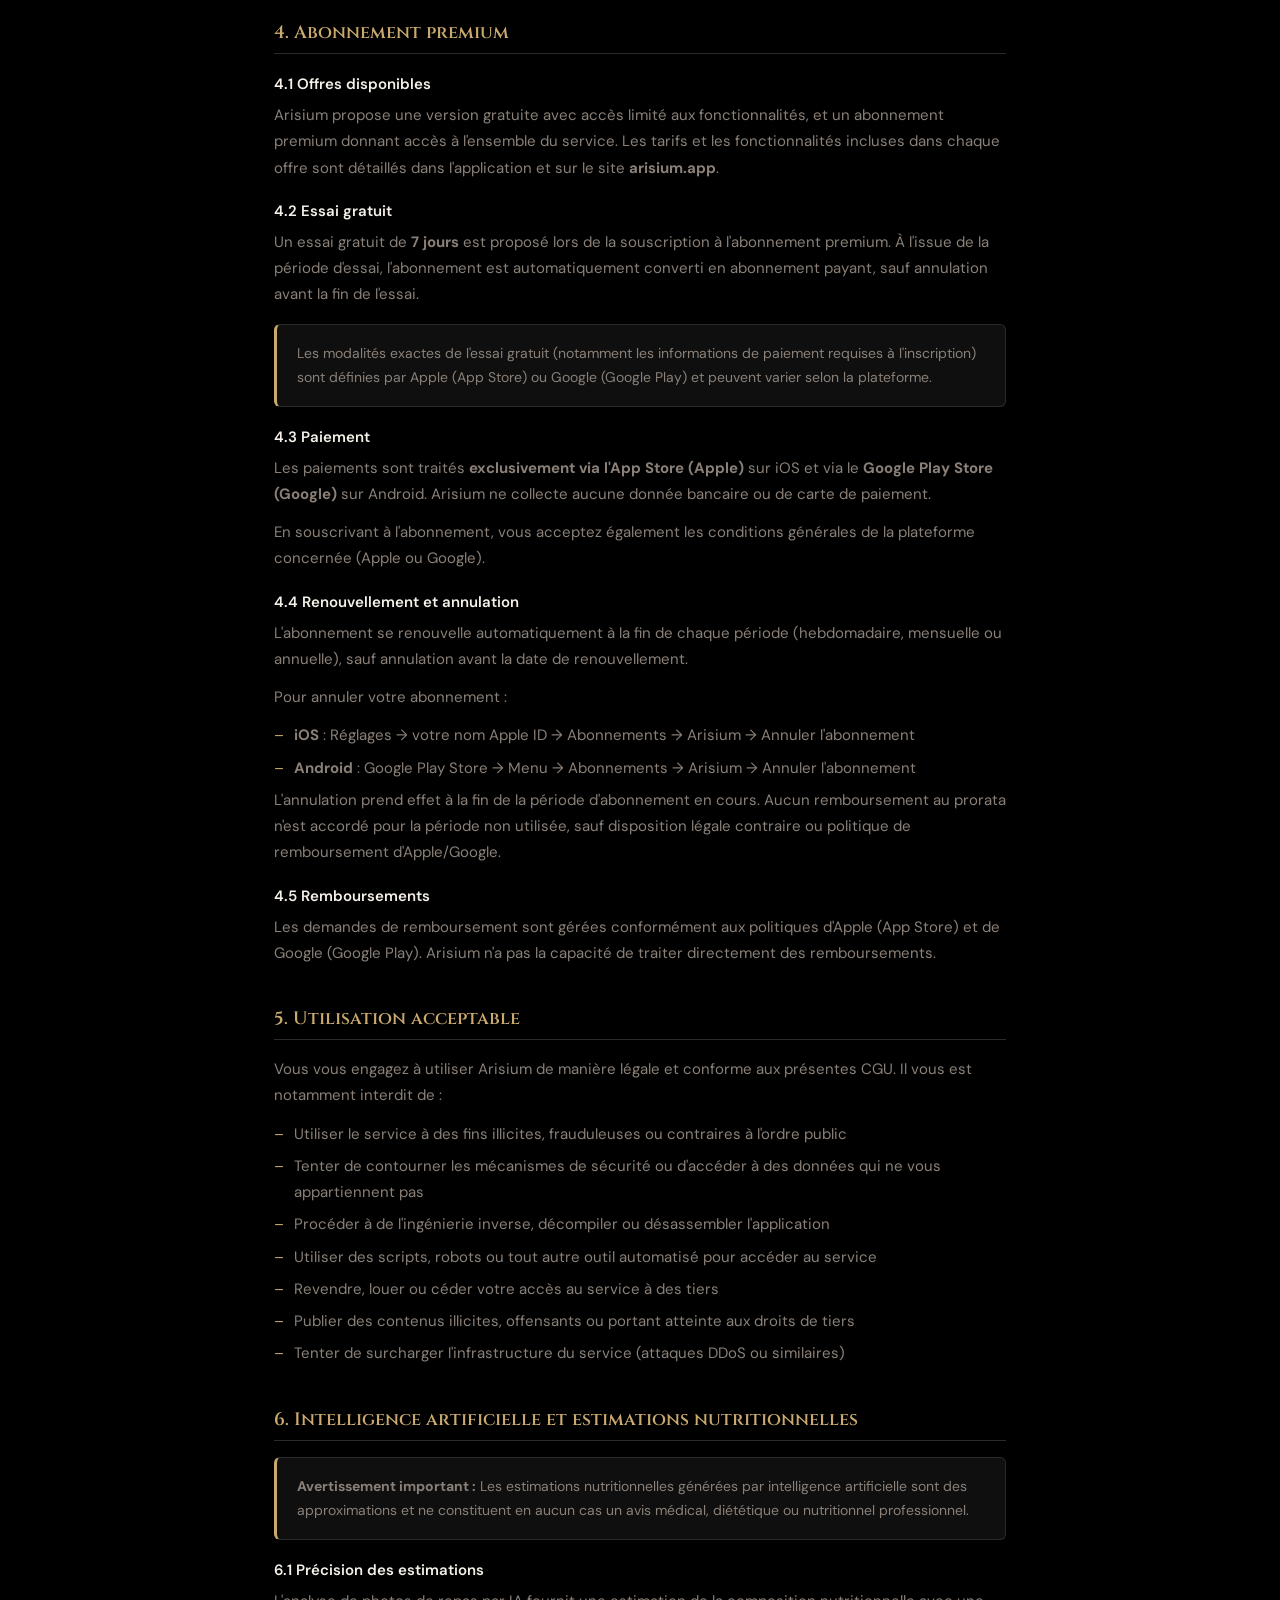
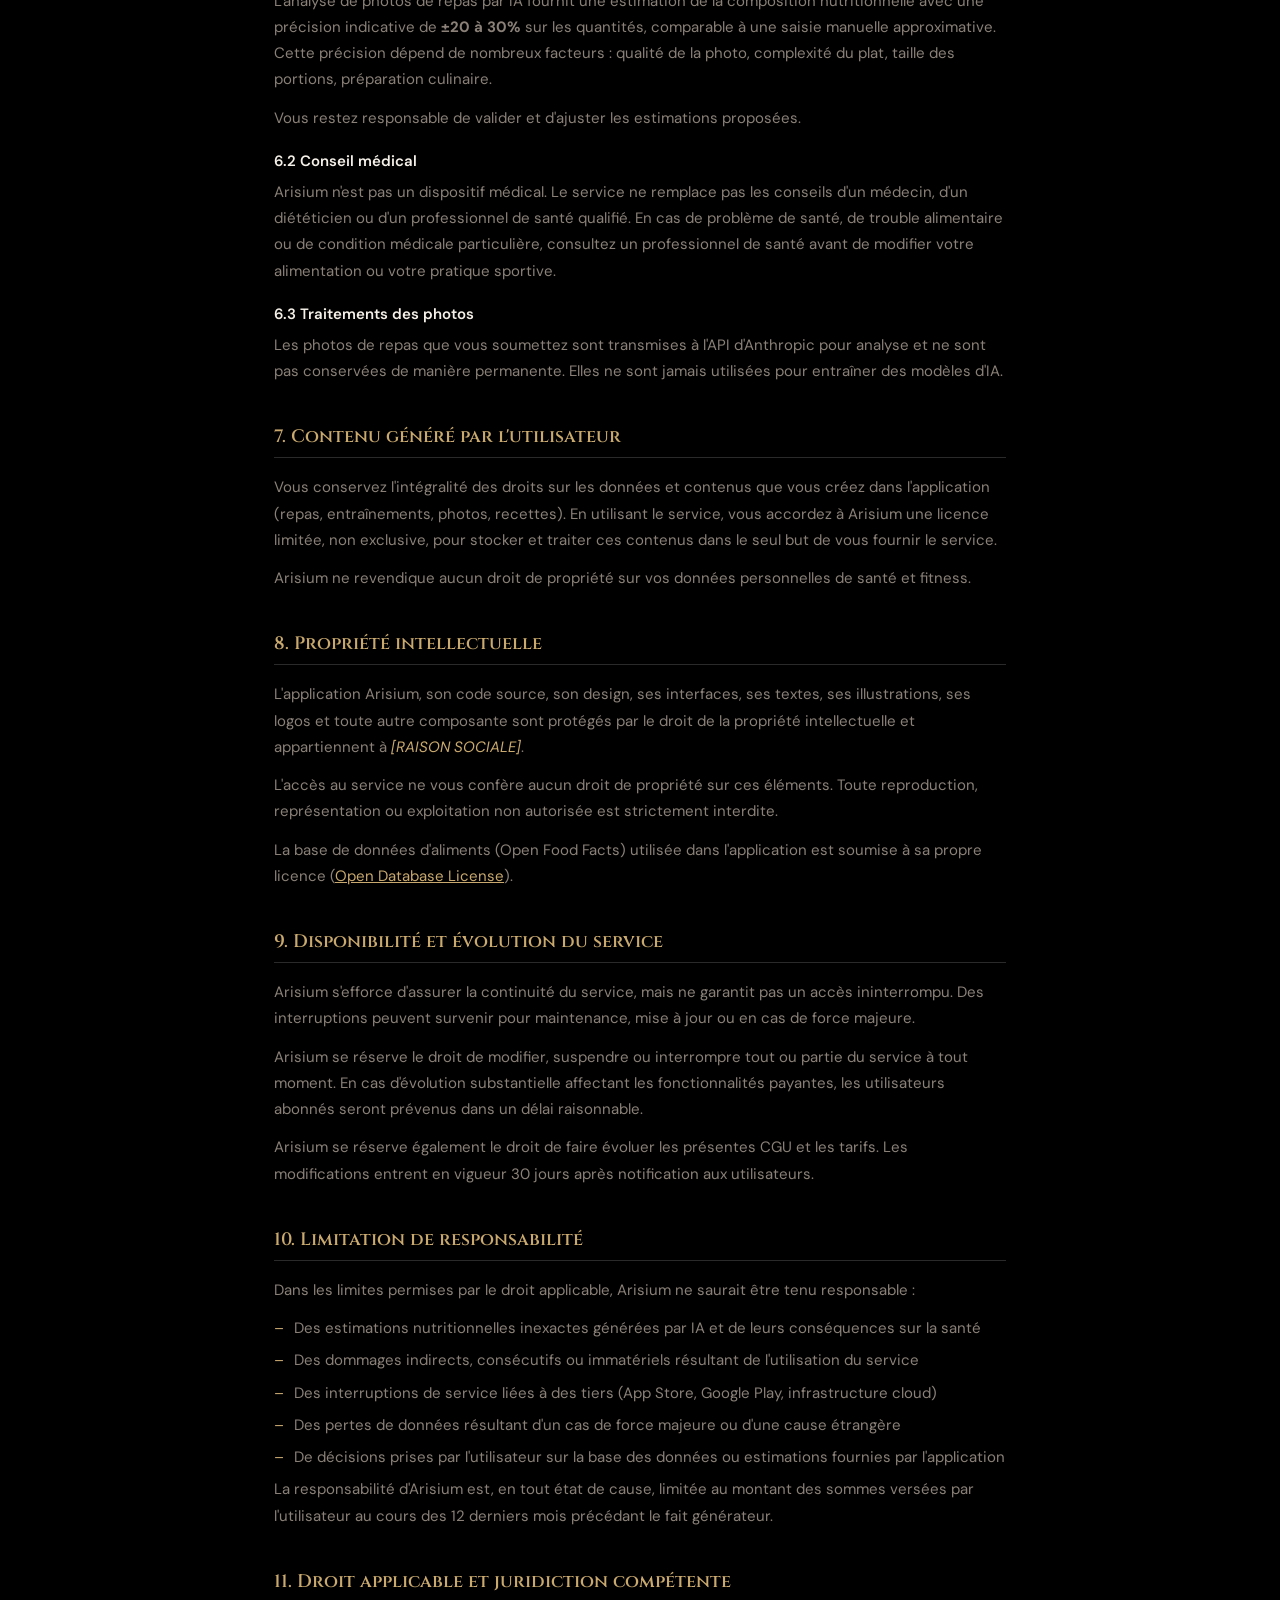
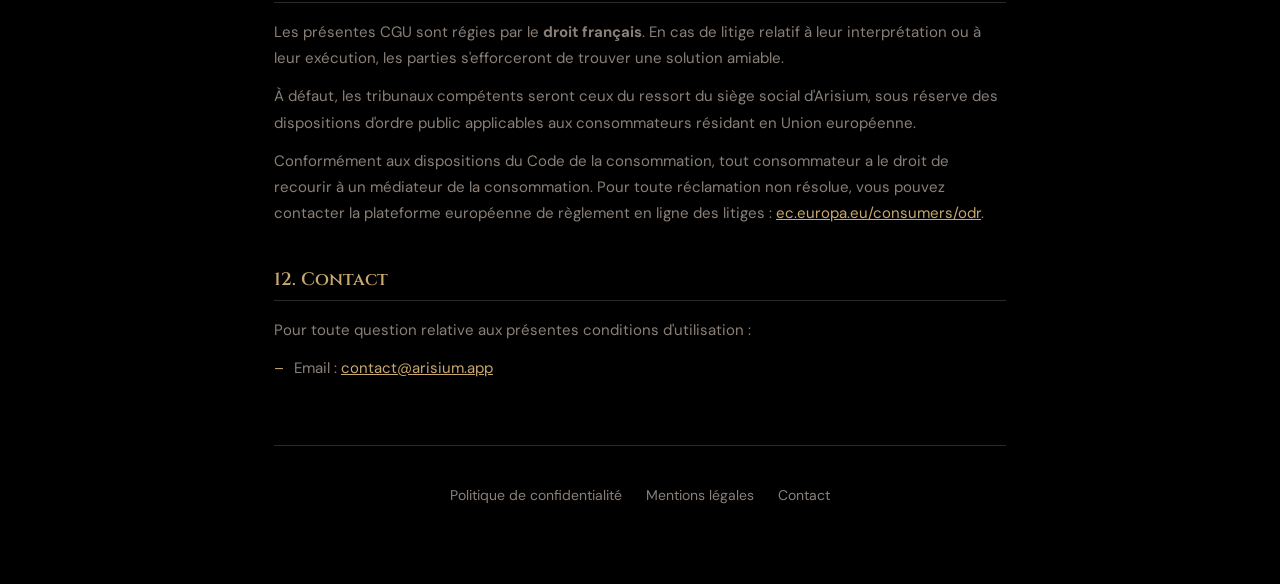
<file: conditions-utilisation.html>
<!DOCTYPE html>
<html lang="fr">
<head>
  <meta charset="UTF-8" />
  <meta name="viewport" content="width=device-width, initial-scale=1.0" />
  <title>Conditions d'utilisation — Arisium</title>
  <meta name="robots" content="noindex, follow" />
  <link rel="preconnect" href="https://fonts.googleapis.com" />
  <link rel="preconnect" href="https://fonts.gstatic.com" crossorigin />
  <link href="https://fonts.googleapis.com/css2?family=Cinzel:wght@400;600;700&family=DM+Sans:opsz,wght@9..40,400;9..40,500;9..40,600;9..40,700&display=swap" rel="stylesheet" />
  <link rel="stylesheet" href="style.css" />
</head>
<body>

<div class="legal-page">

  <a class="legal-back" href="/">
    <svg viewBox="0 0 16 16" fill="none" stroke="currentColor" stroke-width="2" stroke-linecap="round" stroke-linejoin="round">
      <path d="M10 12L6 8l4-4"/>
    </svg>
    Retour à l'accueil
  </a>

  <div class="legal-eyebrow">Légal</div>
  <h1 class="legal-title">Conditions d'utilisation</h1>
  <p class="legal-updated">Dernière mise à jour : 18 mars 2026</p>

  <!-- 1. Objet -->
  <div class="legal-section">
    <h2>1. Objet et acceptation</h2>
    <p>Les présentes Conditions Générales d'Utilisation (« CGU ») régissent l'accès et l'utilisation de l'application mobile et du site web <strong>Arisium</strong>, édités par <span class="legal-placeholder">[RAISON SOCIALE]</span> (ci-après « Arisium », « nous » ou « l'éditeur »).</p>
    <p>En téléchargeant l'application, en créant un compte ou en utilisant le service, vous acceptez sans réserve les présentes CGU. Si vous n'en acceptez pas les termes, vous devez cesser d'utiliser le service.</p>
    <p>Ces CGU sont accessibles à tout moment sur le site <strong>arisium.app</strong> et au sein de l'application.</p>
  </div>

  <!-- 2. Description du service -->
  <div class="legal-section">
    <h2>2. Description du service</h2>
    <p>Arisium est une application mobile de nutrition et fitness proposant :</p>
    <ul>
      <li><strong>Estimation nutritionnelle par IA</strong> : analyse de photos de repas par intelligence artificielle pour estimer les macronutriments (calories, protéines, glucides, lipides)</li>
      <li><strong>Journal nutritionnel</strong> : suivi des repas, aliments et apports journaliers</li>
      <li><strong>Workout tracker</strong> : enregistrement des séances d'entraînement, exercices, séries et détection des records personnels (PRs)</li>
      <li><strong>Templates d'entraînement</strong> : programmes pré-configurés (PPL, Upper/Lower, Full Body)</li>
      <li><strong>Suivi de progression</strong> : graphiques d'évolution, métriques corporelles, photos de progression</li>
      <li><strong>Gestion de recettes</strong> : création et organisation de recettes personnalisées</li>
    </ul>
    <p>Le service est disponible sur iOS (iPhone) via l'App Store et sur Android via le Google Play Store. Arisium est une application mobile native — il n'existe pas de version web fonctionnelle de l'application.</p>
  </div>

  <!-- 3. Compte utilisateur -->
  <div class="legal-section">
    <h2>3. Création et gestion du compte</h2>

    <h3>3.1 Conditions d'accès</h3>
    <p>L'utilisation d'Arisium est réservée aux personnes physiques âgées d'au moins <strong>13 ans</strong>. Les personnes mineures de moins de 16 ans doivent disposer du consentement de leur représentant légal.</p>

    <h3>3.2 Création du compte</h3>
    <p>L'inscription nécessite une adresse email valide et la création d'un mot de passe sécurisé (minimum 8 caractères). Vous êtes responsable de la confidentialité de vos identifiants et de toutes les activités réalisées depuis votre compte.</p>
    <p>Vous vous engagez à fournir des informations exactes et à les maintenir à jour.</p>

    <h3>3.3 Suspension et suppression</h3>
    <p>Arisium se réserve le droit de suspendre ou de supprimer un compte en cas de violation des présentes CGU, notamment en cas d'utilisation frauduleuse, abusive ou contraire aux lois en vigueur.</p>
    <p>Vous pouvez supprimer votre compte à tout moment depuis les <strong>paramètres de l'application</strong>. La suppression entraîne la suppression définitive de toutes vos données dans un délai de 30 jours.</p>
  </div>

  <!-- 4. Abonnement -->
  <div class="legal-section">
    <h2>4. Abonnement premium</h2>

    <h3>4.1 Offres disponibles</h3>
    <p>Arisium propose une version gratuite avec accès limité aux fonctionnalités, et un abonnement premium donnant accès à l'ensemble du service. Les tarifs et les fonctionnalités incluses dans chaque offre sont détaillés dans l'application et sur le site <strong>arisium.app</strong>.</p>

    <h3>4.2 Essai gratuit</h3>
    <p>Un essai gratuit de <strong>7 jours</strong> est proposé lors de la souscription à l'abonnement premium. À l'issue de la période d'essai, l'abonnement est automatiquement converti en abonnement payant, sauf annulation avant la fin de l'essai.</p>
    <div class="notice-box">
      <p>Les modalités exactes de l'essai gratuit (notamment les informations de paiement requises à l'inscription) sont définies par Apple (App Store) ou Google (Google Play) et peuvent varier selon la plateforme.</p>
    </div>

    <h3>4.3 Paiement</h3>
    <p>Les paiements sont traités <strong>exclusivement via l'App Store (Apple)</strong> sur iOS et via le <strong>Google Play Store (Google)</strong> sur Android. Arisium ne collecte aucune donnée bancaire ou de carte de paiement.</p>
    <p>En souscrivant à l'abonnement, vous acceptez également les conditions générales de la plateforme concernée (Apple ou Google).</p>

    <h3>4.4 Renouvellement et annulation</h3>
    <p>L'abonnement se renouvelle automatiquement à la fin de chaque période (hebdomadaire, mensuelle ou annuelle), sauf annulation avant la date de renouvellement.</p>
    <p>Pour annuler votre abonnement :</p>
    <ul>
      <li><strong>iOS</strong> : Réglages → votre nom Apple ID → Abonnements → Arisium → Annuler l'abonnement</li>
      <li><strong>Android</strong> : Google Play Store → Menu → Abonnements → Arisium → Annuler l'abonnement</li>
    </ul>
    <p>L'annulation prend effet à la fin de la période d'abonnement en cours. Aucun remboursement au prorata n'est accordé pour la période non utilisée, sauf disposition légale contraire ou politique de remboursement d'Apple/Google.</p>

    <h3>4.5 Remboursements</h3>
    <p>Les demandes de remboursement sont gérées conformément aux politiques d'Apple (App Store) et de Google (Google Play). Arisium n'a pas la capacité de traiter directement des remboursements.</p>
  </div>

  <!-- 5. Utilisation acceptable -->
  <div class="legal-section">
    <h2>5. Utilisation acceptable</h2>
    <p>Vous vous engagez à utiliser Arisium de manière légale et conforme aux présentes CGU. Il vous est notamment interdit de :</p>
    <ul>
      <li>Utiliser le service à des fins illicites, frauduleuses ou contraires à l'ordre public</li>
      <li>Tenter de contourner les mécanismes de sécurité ou d'accéder à des données qui ne vous appartiennent pas</li>
      <li>Procéder à de l'ingénierie inverse, décompiler ou désassembler l'application</li>
      <li>Utiliser des scripts, robots ou tout autre outil automatisé pour accéder au service</li>
      <li>Revendre, louer ou céder votre accès au service à des tiers</li>
      <li>Publier des contenus illicites, offensants ou portant atteinte aux droits de tiers</li>
      <li>Tenter de surcharger l'infrastructure du service (attaques DDoS ou similaires)</li>
    </ul>
  </div>

  <!-- 6. IA et estimations nutritionnelles -->
  <div class="legal-section">
    <h2>6. Intelligence artificielle et estimations nutritionnelles</h2>

    <div class="notice-box">
      <p><strong>Avertissement important :</strong> Les estimations nutritionnelles générées par intelligence artificielle sont des approximations et ne constituent en aucun cas un avis médical, diététique ou nutritionnel professionnel.</p>
    </div>

    <h3>6.1 Précision des estimations</h3>
    <p>L'analyse de photos de repas par IA fournit une estimation de la composition nutritionnelle avec une précision indicative de <strong>±20 à 30%</strong> sur les quantités, comparable à une saisie manuelle approximative. Cette précision dépend de nombreux facteurs : qualité de la photo, complexité du plat, taille des portions, préparation culinaire.</p>
    <p>Vous restez responsable de valider et d'ajuster les estimations proposées.</p>

    <h3>6.2 Conseil médical</h3>
    <p>Arisium n'est pas un dispositif médical. Le service ne remplace pas les conseils d'un médecin, d'un diététicien ou d'un professionnel de santé qualifié. En cas de problème de santé, de trouble alimentaire ou de condition médicale particulière, consultez un professionnel de santé avant de modifier votre alimentation ou votre pratique sportive.</p>

    <h3>6.3 Traitements des photos</h3>
    <p>Les photos de repas que vous soumettez sont transmises à l'API d'Anthropic pour analyse et ne sont pas conservées de manière permanente. Elles ne sont jamais utilisées pour entraîner des modèles d'IA.</p>
  </div>

  <!-- 7. Contenu utilisateur -->
  <div class="legal-section">
    <h2>7. Contenu généré par l'utilisateur</h2>
    <p>Vous conservez l'intégralité des droits sur les données et contenus que vous créez dans l'application (repas, entraînements, photos, recettes). En utilisant le service, vous accordez à Arisium une licence limitée, non exclusive, pour stocker et traiter ces contenus dans le seul but de vous fournir le service.</p>
    <p>Arisium ne revendique aucun droit de propriété sur vos données personnelles de santé et fitness.</p>
  </div>

  <!-- 8. Propriété intellectuelle -->
  <div class="legal-section">
    <h2>8. Propriété intellectuelle</h2>
    <p>L'application Arisium, son code source, son design, ses interfaces, ses textes, ses illustrations, ses logos et toute autre composante sont protégés par le droit de la propriété intellectuelle et appartiennent à <span class="legal-placeholder">[RAISON SOCIALE]</span>.</p>
    <p>L'accès au service ne vous confère aucun droit de propriété sur ces éléments. Toute reproduction, représentation ou exploitation non autorisée est strictement interdite.</p>
    <p>La base de données d'aliments (Open Food Facts) utilisée dans l'application est soumise à sa propre licence (<a href="https://openfoodfacts.org" target="_blank" rel="noopener noreferrer">Open Database License</a>).</p>
  </div>

  <!-- 9. Disponibilité du service -->
  <div class="legal-section">
    <h2>9. Disponibilité et évolution du service</h2>
    <p>Arisium s'efforce d'assurer la continuité du service, mais ne garantit pas un accès ininterrompu. Des interruptions peuvent survenir pour maintenance, mise à jour ou en cas de force majeure.</p>
    <p>Arisium se réserve le droit de modifier, suspendre ou interrompre tout ou partie du service à tout moment. En cas d'évolution substantielle affectant les fonctionnalités payantes, les utilisateurs abonnés seront prévenus dans un délai raisonnable.</p>
    <p>Arisium se réserve également le droit de faire évoluer les présentes CGU et les tarifs. Les modifications entrent en vigueur 30 jours après notification aux utilisateurs.</p>
  </div>

  <!-- 10. Limitation de responsabilité -->
  <div class="legal-section">
    <h2>10. Limitation de responsabilité</h2>
    <p>Dans les limites permises par le droit applicable, Arisium ne saurait être tenu responsable :</p>
    <ul>
      <li>Des estimations nutritionnelles inexactes générées par IA et de leurs conséquences sur la santé</li>
      <li>Des dommages indirects, consécutifs ou immatériels résultant de l'utilisation du service</li>
      <li>Des interruptions de service liées à des tiers (App Store, Google Play, infrastructure cloud)</li>
      <li>Des pertes de données résultant d'un cas de force majeure ou d'une cause étrangère</li>
      <li>De décisions prises par l'utilisateur sur la base des données ou estimations fournies par l'application</li>
    </ul>
    <p>La responsabilité d'Arisium est, en tout état de cause, limitée au montant des sommes versées par l'utilisateur au cours des 12 derniers mois précédant le fait générateur.</p>
  </div>

  <!-- 11. Droit applicable -->
  <div class="legal-section">
    <h2>11. Droit applicable et juridiction compétente</h2>
    <p>Les présentes CGU sont régies par le <strong>droit français</strong>. En cas de litige relatif à leur interprétation ou à leur exécution, les parties s'efforceront de trouver une solution amiable.</p>
    <p>À défaut, les tribunaux compétents seront ceux du ressort du siège social d'Arisium, sous réserve des dispositions d'ordre public applicables aux consommateurs résidant en Union européenne.</p>
    <p>Conformément aux dispositions du Code de la consommation, tout consommateur a le droit de recourir à un médiateur de la consommation. Pour toute réclamation non résolue, vous pouvez contacter la plateforme européenne de règlement en ligne des litiges : <a href="https://ec.europa.eu/consumers/odr" target="_blank" rel="noopener noreferrer">ec.europa.eu/consumers/odr</a>.</p>
  </div>

  <!-- 12. Contact -->
  <div class="legal-section">
    <h2>12. Contact</h2>
    <p>Pour toute question relative aux présentes conditions d'utilisation :</p>
    <ul>
      <li>Email : <a href="mailto:contact@arisium.app">contact@arisium.app</a></li>
    </ul>
  </div>

  <nav class="legal-nav">
    <a href="/politique-de-confidentialite">Politique de confidentialité</a>
    <a href="/mentions-legales">Mentions légales</a>
    <a href="mailto:contact@arisium.app">Contact</a>
  </nav>

</div>

</body>
</html>
</file>
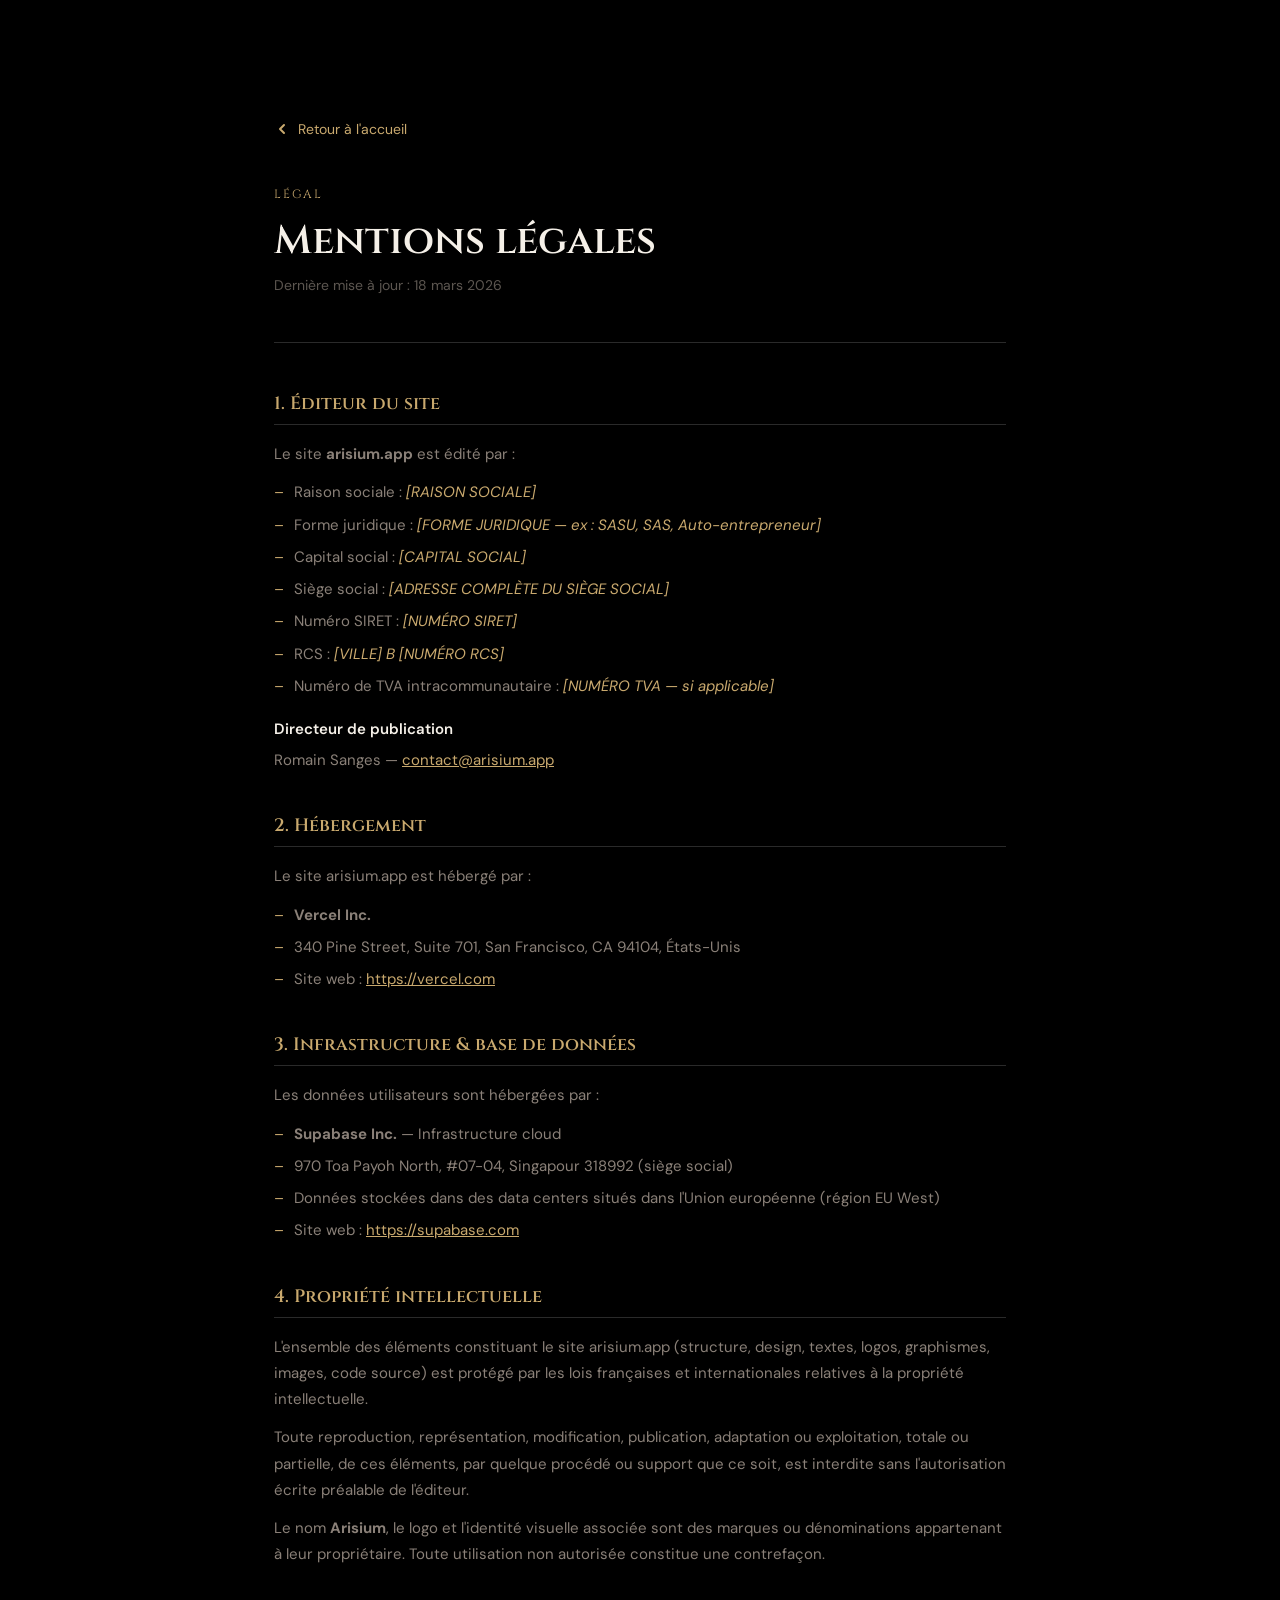
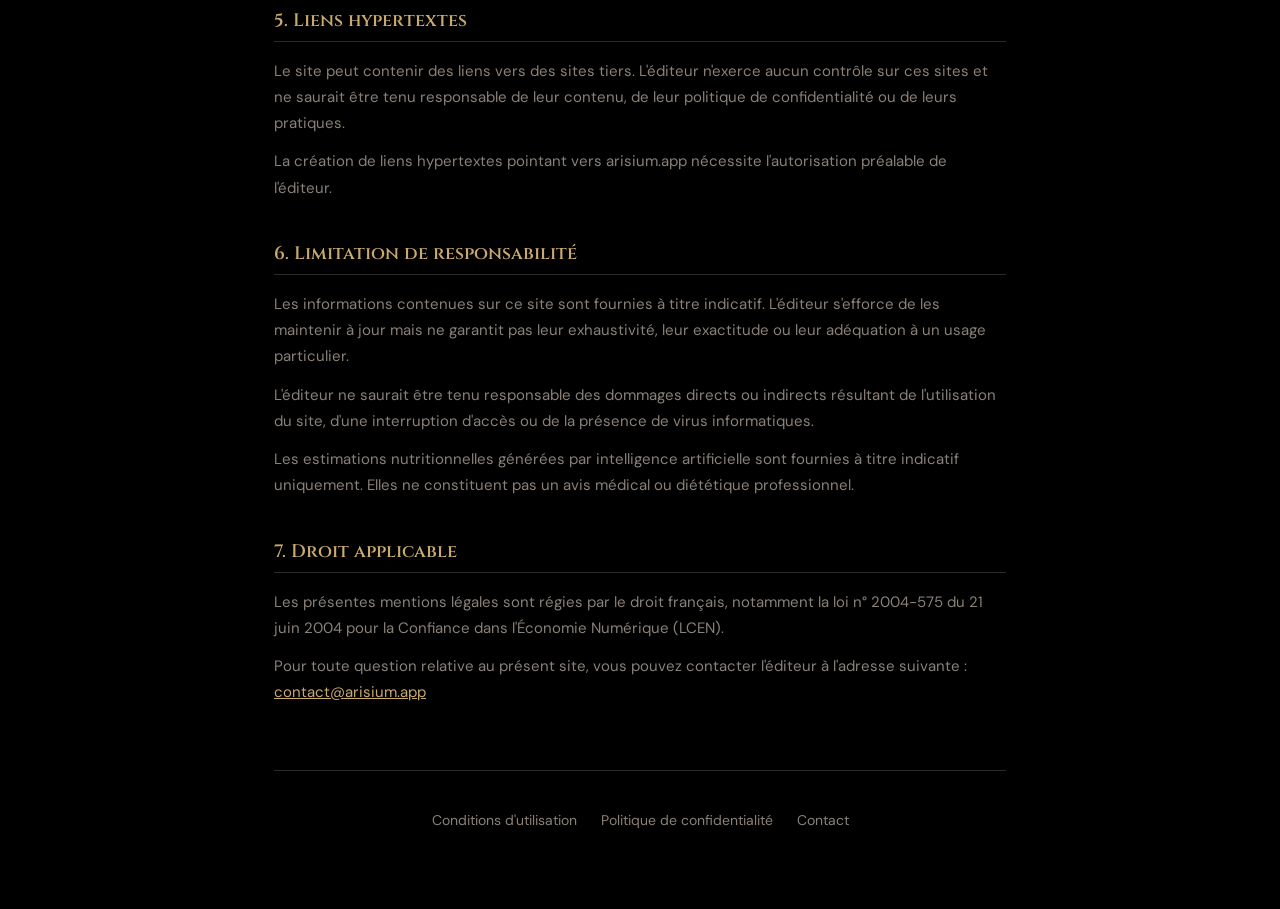
<file: mentions-legales.html>
<!DOCTYPE html>
<html lang="fr">
<head>
  <meta charset="UTF-8" />
  <meta name="viewport" content="width=device-width, initial-scale=1.0" />
  <title>Mentions légales — Arisium</title>
  <meta name="robots" content="noindex, follow" />
  <link rel="preconnect" href="https://fonts.googleapis.com" />
  <link rel="preconnect" href="https://fonts.gstatic.com" crossorigin />
  <link href="https://fonts.googleapis.com/css2?family=Cinzel:wght@400;600;700&family=DM+Sans:opsz,wght@9..40,400;9..40,500;9..40,600;9..40,700&display=swap" rel="stylesheet" />
  <link rel="stylesheet" href="style.css" />
</head>
<body>

<div class="legal-page">

  <a class="legal-back" href="/">
    <svg viewBox="0 0 16 16" fill="none" stroke="currentColor" stroke-width="2" stroke-linecap="round" stroke-linejoin="round">
      <path d="M10 12L6 8l4-4"/>
    </svg>
    Retour à l'accueil
  </a>

  <div class="legal-eyebrow">Légal</div>
  <h1 class="legal-title">Mentions légales</h1>
  <p class="legal-updated">Dernière mise à jour : 18 mars 2026</p>

  <!-- 1. Éditeur -->
  <div class="legal-section">
    <h2>1. Éditeur du site</h2>
    <p>Le site <strong>arisium.app</strong> est édité par :</p>
    <ul>
      <li>Raison sociale : <span class="legal-placeholder">[RAISON SOCIALE]</span></li>
      <li>Forme juridique : <span class="legal-placeholder">[FORME JURIDIQUE — ex : SASU, SAS, Auto-entrepreneur]</span></li>
      <li>Capital social : <span class="legal-placeholder">[CAPITAL SOCIAL]</span></li>
      <li>Siège social : <span class="legal-placeholder">[ADRESSE COMPLÈTE DU SIÈGE SOCIAL]</span></li>
      <li>Numéro SIRET : <span class="legal-placeholder">[NUMÉRO SIRET]</span></li>
      <li>RCS : <span class="legal-placeholder">[VILLE] B [NUMÉRO RCS]</span></li>
      <li>Numéro de TVA intracommunautaire : <span class="legal-placeholder">[NUMÉRO TVA — si applicable]</span></li>
    </ul>
    <h3>Directeur de publication</h3>
    <p>Romain Sanges — <a href="mailto:contact@arisium.app">contact@arisium.app</a></p>
  </div>

  <!-- 2. Hébergement -->
  <div class="legal-section">
    <h2>2. Hébergement</h2>
    <p>Le site arisium.app est hébergé par :</p>
    <ul>
      <li><strong>Vercel Inc.</strong></li>
      <li>340 Pine Street, Suite 701, San Francisco, CA 94104, États-Unis</li>
      <li>Site web : <a href="https://vercel.com" target="_blank" rel="noopener noreferrer">https://vercel.com</a></li>
    </ul>
  </div>

  <!-- 3. Infrastructure & base de données -->
  <div class="legal-section">
    <h2>3. Infrastructure & base de données</h2>
    <p>Les données utilisateurs sont hébergées par :</p>
    <ul>
      <li><strong>Supabase Inc.</strong> — Infrastructure cloud</li>
      <li>970 Toa Payoh North, #07-04, Singapour 318992 (siège social)</li>
      <li>Données stockées dans des data centers situés dans l'Union européenne (région EU West)</li>
      <li>Site web : <a href="https://supabase.com" target="_blank" rel="noopener noreferrer">https://supabase.com</a></li>
    </ul>
  </div>

  <!-- 4. Propriété intellectuelle -->
  <div class="legal-section">
    <h2>4. Propriété intellectuelle</h2>
    <p>L'ensemble des éléments constituant le site arisium.app (structure, design, textes, logos, graphismes, images, code source) est protégé par les lois françaises et internationales relatives à la propriété intellectuelle.</p>
    <p>Toute reproduction, représentation, modification, publication, adaptation ou exploitation, totale ou partielle, de ces éléments, par quelque procédé ou support que ce soit, est interdite sans l'autorisation écrite préalable de l'éditeur.</p>
    <p>Le nom <strong>Arisium</strong>, le logo et l'identité visuelle associée sont des marques ou dénominations appartenant à leur propriétaire. Toute utilisation non autorisée constitue une contrefaçon.</p>
  </div>

  <!-- 5. Liens hypertextes -->
  <div class="legal-section">
    <h2>5. Liens hypertextes</h2>
    <p>Le site peut contenir des liens vers des sites tiers. L'éditeur n'exerce aucun contrôle sur ces sites et ne saurait être tenu responsable de leur contenu, de leur politique de confidentialité ou de leurs pratiques.</p>
    <p>La création de liens hypertextes pointant vers arisium.app nécessite l'autorisation préalable de l'éditeur.</p>
  </div>

  <!-- 6. Limitation de responsabilité -->
  <div class="legal-section">
    <h2>6. Limitation de responsabilité</h2>
    <p>Les informations contenues sur ce site sont fournies à titre indicatif. L'éditeur s'efforce de les maintenir à jour mais ne garantit pas leur exhaustivité, leur exactitude ou leur adéquation à un usage particulier.</p>
    <p>L'éditeur ne saurait être tenu responsable des dommages directs ou indirects résultant de l'utilisation du site, d'une interruption d'accès ou de la présence de virus informatiques.</p>
    <p>Les estimations nutritionnelles générées par intelligence artificielle sont fournies à titre indicatif uniquement. Elles ne constituent pas un avis médical ou diététique professionnel.</p>
  </div>

  <!-- 7. Droit applicable -->
  <div class="legal-section">
    <h2>7. Droit applicable</h2>
    <p>Les présentes mentions légales sont régies par le droit français, notamment la loi n° 2004-575 du 21 juin 2004 pour la Confiance dans l'Économie Numérique (LCEN).</p>
    <p>Pour toute question relative au présent site, vous pouvez contacter l'éditeur à l'adresse suivante : <a href="mailto:contact@arisium.app">contact@arisium.app</a></p>
  </div>

  <nav class="legal-nav">
    <a href="/conditions-utilisation">Conditions d'utilisation</a>
    <a href="/politique-de-confidentialite">Politique de confidentialité</a>
    <a href="mailto:contact@arisium.app">Contact</a>
  </nav>

</div>

</body>
</html>
</file>
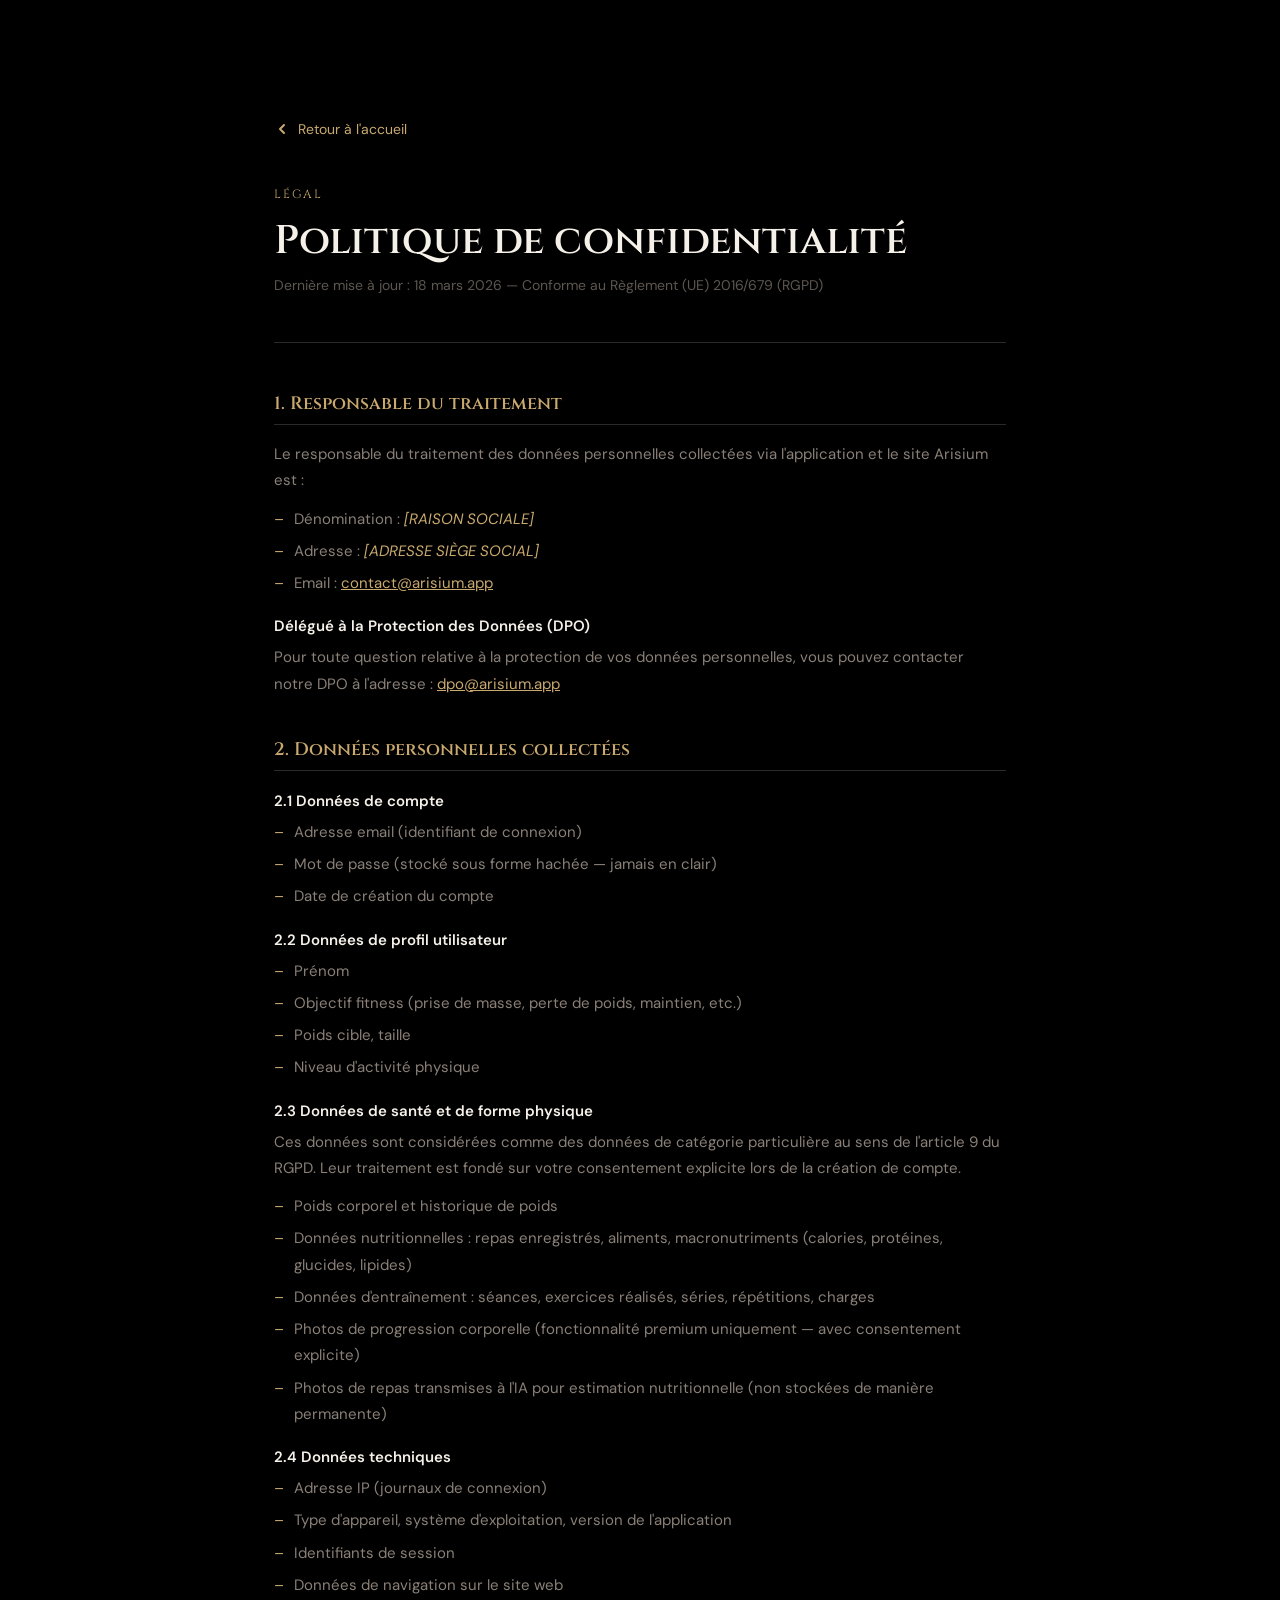
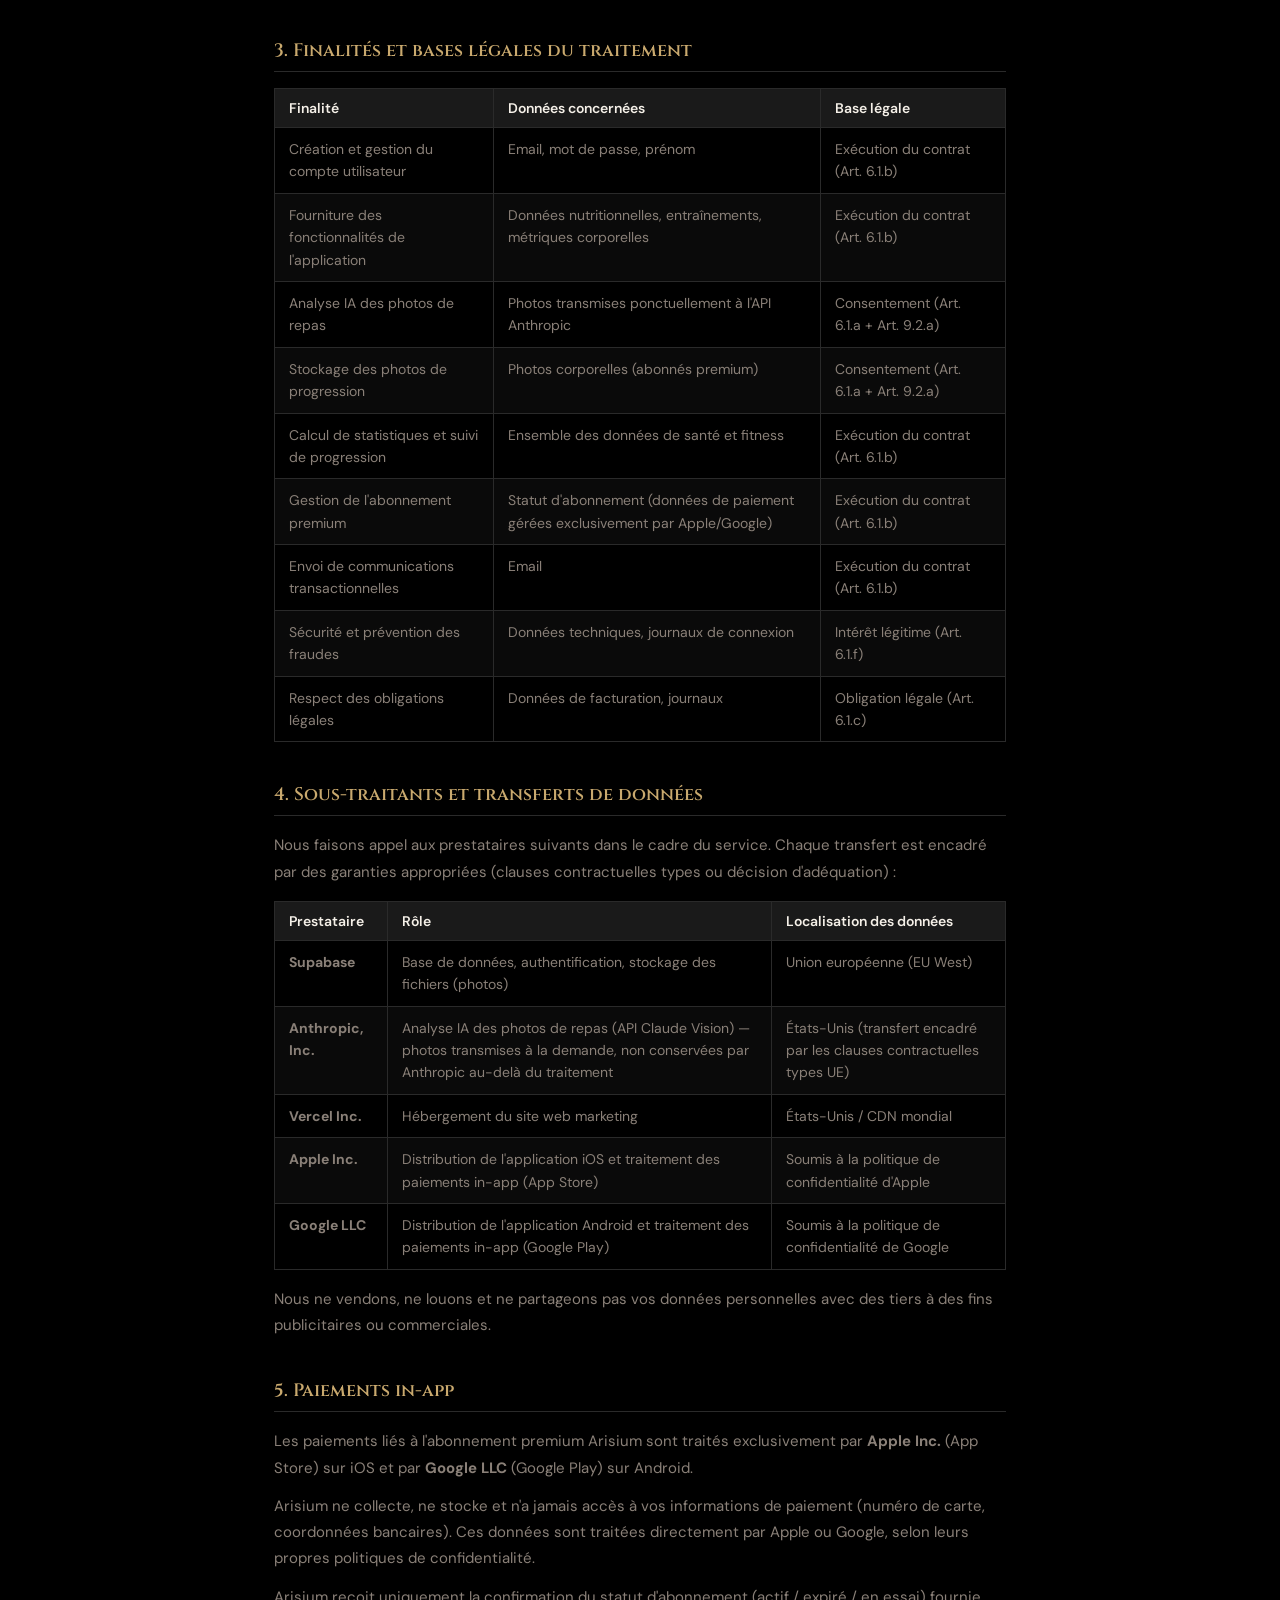
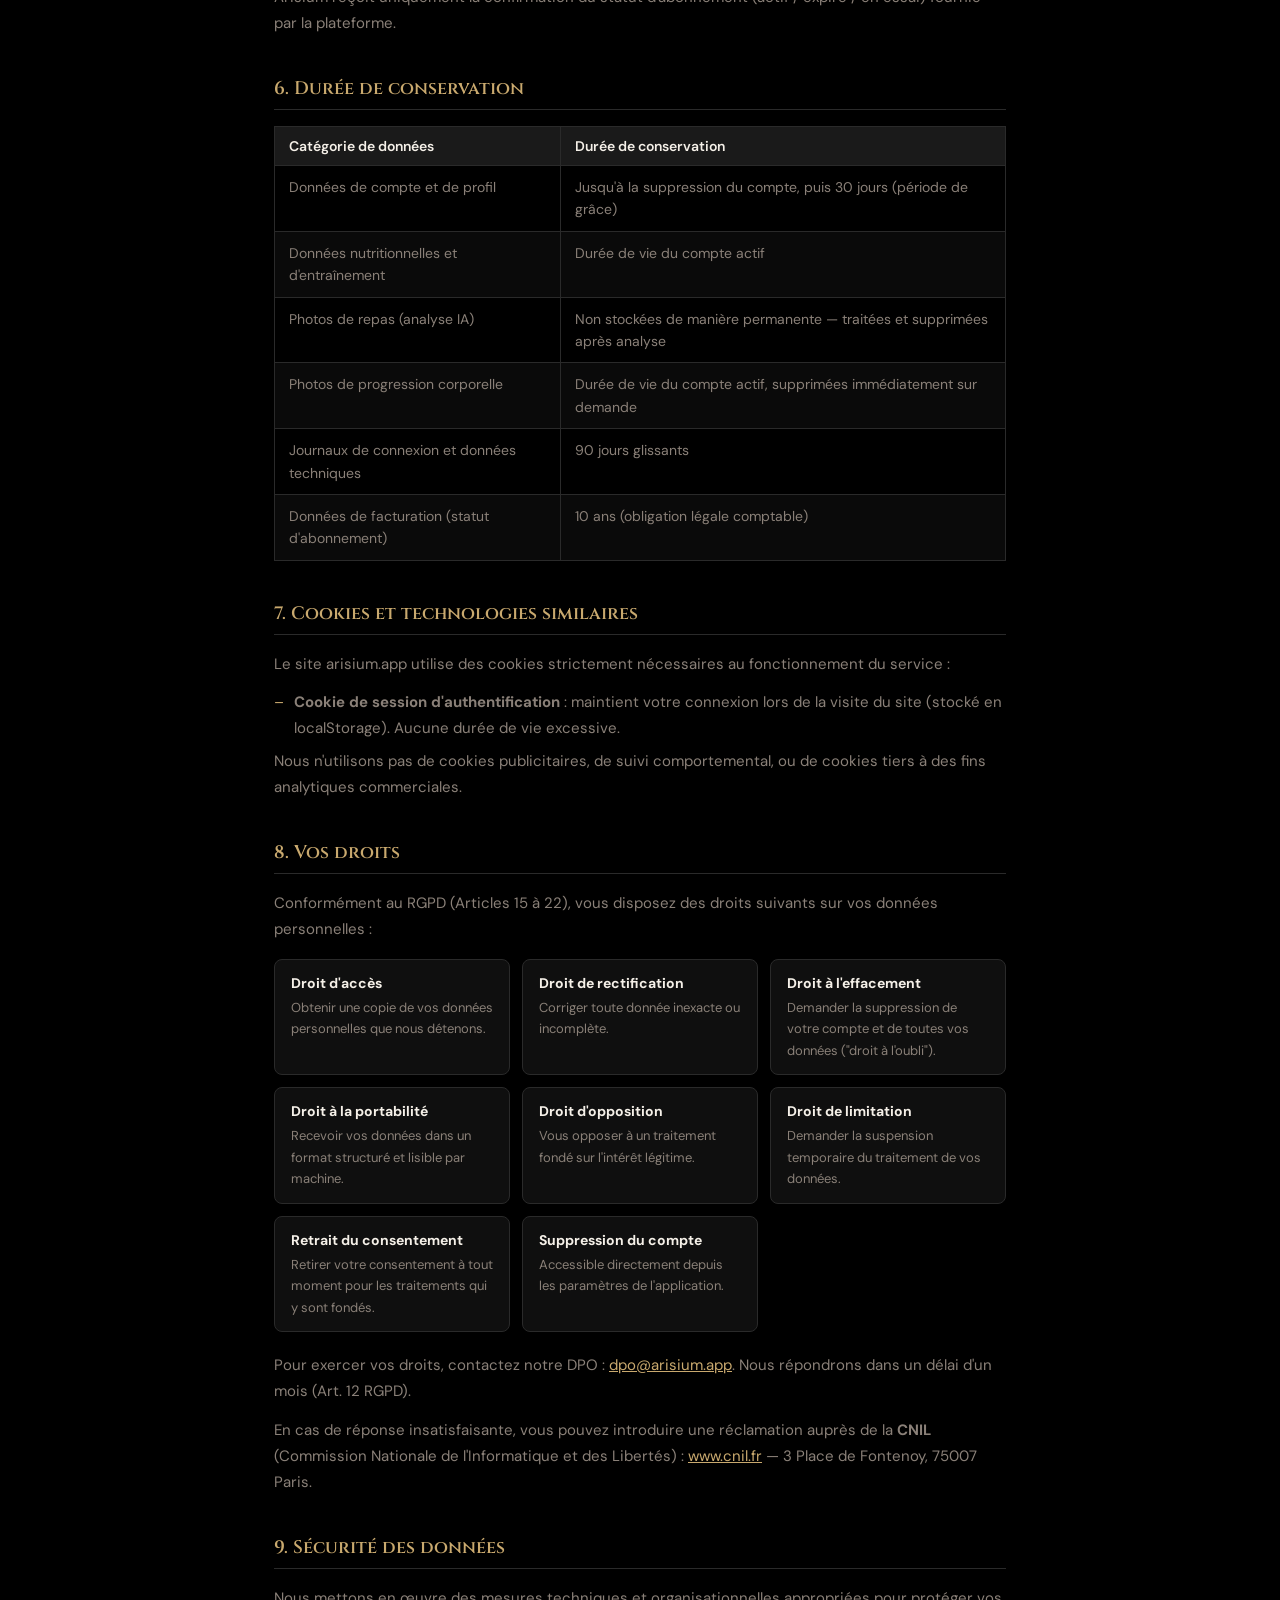
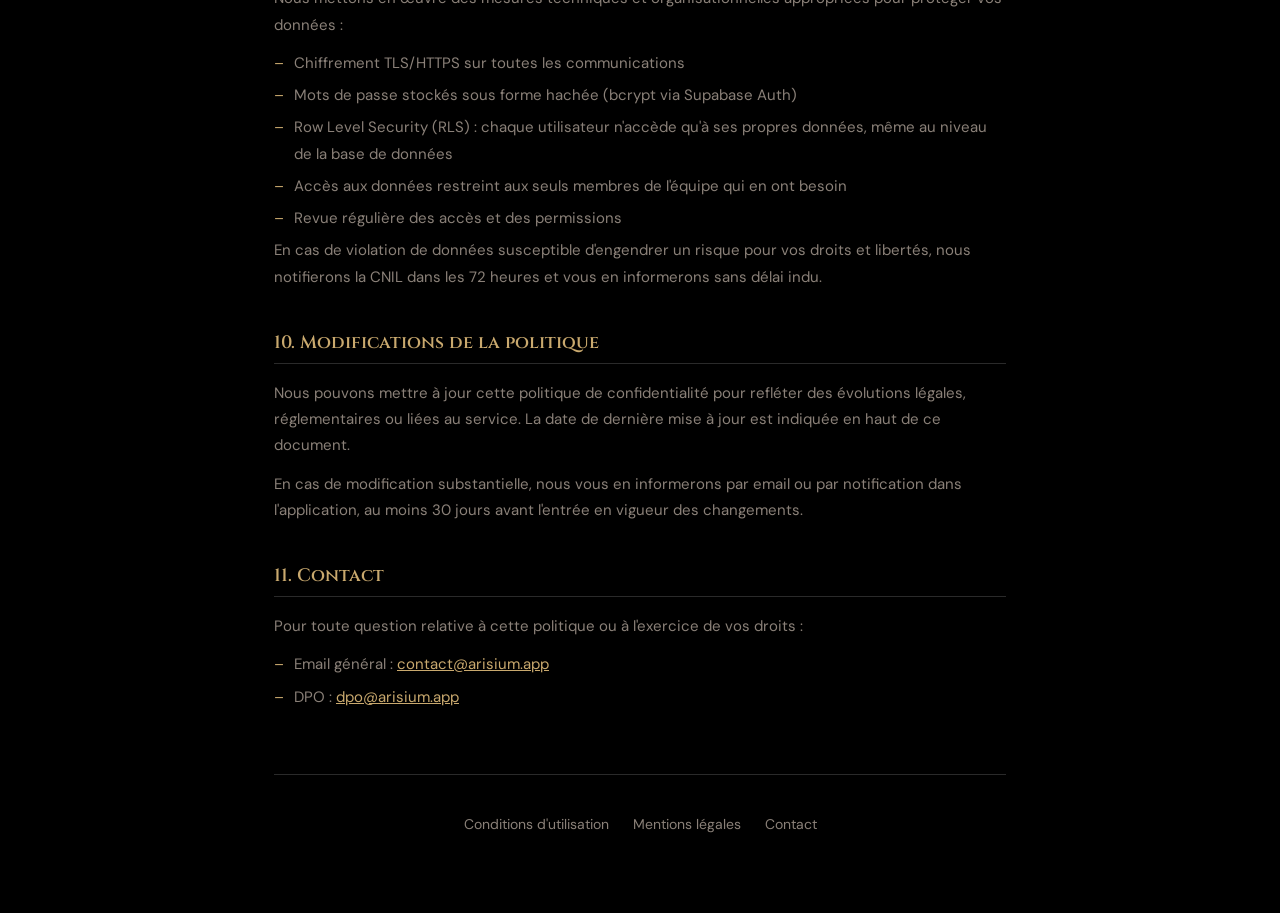
<file: politique-de-confidentialite.html>
<!DOCTYPE html>
<html lang="fr">
<head>
  <meta charset="UTF-8" />
  <meta name="viewport" content="width=device-width, initial-scale=1.0" />
  <title>Politique de confidentialité — Arisium</title>
  <meta name="robots" content="noindex, follow" />
  <link rel="preconnect" href="https://fonts.googleapis.com" />
  <link rel="preconnect" href="https://fonts.gstatic.com" crossorigin />
  <link href="https://fonts.googleapis.com/css2?family=Cinzel:wght@400;600;700&family=DM+Sans:opsz,wght@9..40,400;9..40,500;9..40,600;9..40,700&display=swap" rel="stylesheet" />
  <link rel="stylesheet" href="style.css" />
</head>
<body>

<div class="legal-page">

  <a class="legal-back" href="/">
    <svg viewBox="0 0 16 16" fill="none" stroke="currentColor" stroke-width="2" stroke-linecap="round" stroke-linejoin="round">
      <path d="M10 12L6 8l4-4"/>
    </svg>
    Retour à l'accueil
  </a>

  <div class="legal-eyebrow">Légal</div>
  <h1 class="legal-title">Politique de confidentialité</h1>
  <p class="legal-updated">Dernière mise à jour : 18 mars 2026 — Conforme au Règlement (UE) 2016/679 (RGPD)</p>

  <!-- 1. Responsable -->
  <div class="legal-section">
    <h2>1. Responsable du traitement</h2>
    <p>Le responsable du traitement des données personnelles collectées via l'application et le site Arisium est :</p>
    <ul>
      <li>Dénomination : <span class="legal-placeholder">[RAISON SOCIALE]</span></li>
      <li>Adresse : <span class="legal-placeholder">[ADRESSE SIÈGE SOCIAL]</span></li>
      <li>Email : <a href="mailto:contact@arisium.app">contact@arisium.app</a></li>
    </ul>
    <h3>Délégué à la Protection des Données (DPO)</h3>
    <p>Pour toute question relative à la protection de vos données personnelles, vous pouvez contacter notre DPO à l'adresse : <a href="mailto:dpo@arisium.app">dpo@arisium.app</a></p>
  </div>

  <!-- 2. Données collectées -->
  <div class="legal-section">
    <h2>2. Données personnelles collectées</h2>

    <h3>2.1 Données de compte</h3>
    <ul>
      <li>Adresse email (identifiant de connexion)</li>
      <li>Mot de passe (stocké sous forme hachée — jamais en clair)</li>
      <li>Date de création du compte</li>
    </ul>

    <h3>2.2 Données de profil utilisateur</h3>
    <ul>
      <li>Prénom</li>
      <li>Objectif fitness (prise de masse, perte de poids, maintien, etc.)</li>
      <li>Poids cible, taille</li>
      <li>Niveau d'activité physique</li>
    </ul>

    <h3>2.3 Données de santé et de forme physique</h3>
    <p>Ces données sont considérées comme des données de catégorie particulière au sens de l'article 9 du RGPD. Leur traitement est fondé sur votre consentement explicite lors de la création de compte.</p>
    <ul>
      <li>Poids corporel et historique de poids</li>
      <li>Données nutritionnelles : repas enregistrés, aliments, macronutriments (calories, protéines, glucides, lipides)</li>
      <li>Données d'entraînement : séances, exercices réalisés, séries, répétitions, charges</li>
      <li>Photos de progression corporelle (fonctionnalité premium uniquement — avec consentement explicite)</li>
      <li>Photos de repas transmises à l'IA pour estimation nutritionnelle (non stockées de manière permanente)</li>
    </ul>

    <h3>2.4 Données techniques</h3>
    <ul>
      <li>Adresse IP (journaux de connexion)</li>
      <li>Type d'appareil, système d'exploitation, version de l'application</li>
      <li>Identifiants de session</li>
      <li>Données de navigation sur le site web</li>
    </ul>
  </div>

  <!-- 3. Finalités et bases légales -->
  <div class="legal-section">
    <h2>3. Finalités et bases légales du traitement</h2>
    <table class="legal-table">
      <thead>
        <tr>
          <th>Finalité</th>
          <th>Données concernées</th>
          <th>Base légale</th>
        </tr>
      </thead>
      <tbody>
        <tr>
          <td>Création et gestion du compte utilisateur</td>
          <td>Email, mot de passe, prénom</td>
          <td>Exécution du contrat (Art. 6.1.b)</td>
        </tr>
        <tr>
          <td>Fourniture des fonctionnalités de l'application</td>
          <td>Données nutritionnelles, entraînements, métriques corporelles</td>
          <td>Exécution du contrat (Art. 6.1.b)</td>
        </tr>
        <tr>
          <td>Analyse IA des photos de repas</td>
          <td>Photos transmises ponctuellement à l'API Anthropic</td>
          <td>Consentement (Art. 6.1.a + Art. 9.2.a)</td>
        </tr>
        <tr>
          <td>Stockage des photos de progression</td>
          <td>Photos corporelles (abonnés premium)</td>
          <td>Consentement (Art. 6.1.a + Art. 9.2.a)</td>
        </tr>
        <tr>
          <td>Calcul de statistiques et suivi de progression</td>
          <td>Ensemble des données de santé et fitness</td>
          <td>Exécution du contrat (Art. 6.1.b)</td>
        </tr>
        <tr>
          <td>Gestion de l'abonnement premium</td>
          <td>Statut d'abonnement (données de paiement gérées exclusivement par Apple/Google)</td>
          <td>Exécution du contrat (Art. 6.1.b)</td>
        </tr>
        <tr>
          <td>Envoi de communications transactionnelles</td>
          <td>Email</td>
          <td>Exécution du contrat (Art. 6.1.b)</td>
        </tr>
        <tr>
          <td>Sécurité et prévention des fraudes</td>
          <td>Données techniques, journaux de connexion</td>
          <td>Intérêt légitime (Art. 6.1.f)</td>
        </tr>
        <tr>
          <td>Respect des obligations légales</td>
          <td>Données de facturation, journaux</td>
          <td>Obligation légale (Art. 6.1.c)</td>
        </tr>
      </tbody>
    </table>
  </div>

  <!-- 4. Sous-traitants -->
  <div class="legal-section">
    <h2>4. Sous-traitants et transferts de données</h2>
    <p>Nous faisons appel aux prestataires suivants dans le cadre du service. Chaque transfert est encadré par des garanties appropriées (clauses contractuelles types ou décision d'adéquation) :</p>
    <table class="legal-table">
      <thead>
        <tr>
          <th>Prestataire</th>
          <th>Rôle</th>
          <th>Localisation des données</th>
        </tr>
      </thead>
      <tbody>
        <tr>
          <td><strong>Supabase</strong></td>
          <td>Base de données, authentification, stockage des fichiers (photos)</td>
          <td>Union européenne (EU West)</td>
        </tr>
        <tr>
          <td><strong>Anthropic, Inc.</strong></td>
          <td>Analyse IA des photos de repas (API Claude Vision) — photos transmises à la demande, non conservées par Anthropic au-delà du traitement</td>
          <td>États-Unis (transfert encadré par les clauses contractuelles types UE)</td>
        </tr>
        <tr>
          <td><strong>Vercel Inc.</strong></td>
          <td>Hébergement du site web marketing</td>
          <td>États-Unis / CDN mondial</td>
        </tr>
        <tr>
          <td><strong>Apple Inc.</strong></td>
          <td>Distribution de l'application iOS et traitement des paiements in-app (App Store)</td>
          <td>Soumis à la politique de confidentialité d'Apple</td>
        </tr>
        <tr>
          <td><strong>Google LLC</strong></td>
          <td>Distribution de l'application Android et traitement des paiements in-app (Google Play)</td>
          <td>Soumis à la politique de confidentialité de Google</td>
        </tr>
      </tbody>
    </table>
    <p>Nous ne vendons, ne louons et ne partageons pas vos données personnelles avec des tiers à des fins publicitaires ou commerciales.</p>
  </div>

  <!-- 5. Paiements -->
  <div class="legal-section">
    <h2>5. Paiements in-app</h2>
    <p>Les paiements liés à l'abonnement premium Arisium sont traités exclusivement par <strong>Apple Inc.</strong> (App Store) sur iOS et par <strong>Google LLC</strong> (Google Play) sur Android.</p>
    <p>Arisium ne collecte, ne stocke et n'a jamais accès à vos informations de paiement (numéro de carte, coordonnées bancaires). Ces données sont traitées directement par Apple ou Google, selon leurs propres politiques de confidentialité.</p>
    <p>Arisium reçoit uniquement la confirmation du statut d'abonnement (actif / expiré / en essai) fournie par la plateforme.</p>
  </div>

  <!-- 6. Durée de conservation -->
  <div class="legal-section">
    <h2>6. Durée de conservation</h2>
    <table class="legal-table">
      <thead>
        <tr>
          <th>Catégorie de données</th>
          <th>Durée de conservation</th>
        </tr>
      </thead>
      <tbody>
        <tr>
          <td>Données de compte et de profil</td>
          <td>Jusqu'à la suppression du compte, puis 30 jours (période de grâce)</td>
        </tr>
        <tr>
          <td>Données nutritionnelles et d'entraînement</td>
          <td>Durée de vie du compte actif</td>
        </tr>
        <tr>
          <td>Photos de repas (analyse IA)</td>
          <td>Non stockées de manière permanente — traitées et supprimées après analyse</td>
        </tr>
        <tr>
          <td>Photos de progression corporelle</td>
          <td>Durée de vie du compte actif, supprimées immédiatement sur demande</td>
        </tr>
        <tr>
          <td>Journaux de connexion et données techniques</td>
          <td>90 jours glissants</td>
        </tr>
        <tr>
          <td>Données de facturation (statut d'abonnement)</td>
          <td>10 ans (obligation légale comptable)</td>
        </tr>
      </tbody>
    </table>
  </div>

  <!-- 7. Cookies -->
  <div class="legal-section">
    <h2>7. Cookies et technologies similaires</h2>
    <p>Le site arisium.app utilise des cookies strictement nécessaires au fonctionnement du service :</p>
    <ul>
      <li><strong>Cookie de session d'authentification</strong> : maintient votre connexion lors de la visite du site (stocké en localStorage). Aucune durée de vie excessive.</li>
    </ul>
    <p>Nous n'utilisons pas de cookies publicitaires, de suivi comportemental, ou de cookies tiers à des fins analytiques commerciales.</p>
  </div>

  <!-- 8. Droits des personnes -->
  <div class="legal-section">
    <h2>8. Vos droits</h2>
    <p>Conformément au RGPD (Articles 15 à 22), vous disposez des droits suivants sur vos données personnelles :</p>
    <div class="rights-grid">
      <div class="rights-item">
        <strong>Droit d'accès</strong>
        <span>Obtenir une copie de vos données personnelles que nous détenons.</span>
      </div>
      <div class="rights-item">
        <strong>Droit de rectification</strong>
        <span>Corriger toute donnée inexacte ou incomplète.</span>
      </div>
      <div class="rights-item">
        <strong>Droit à l'effacement</strong>
        <span>Demander la suppression de votre compte et de toutes vos données ("droit à l'oubli").</span>
      </div>
      <div class="rights-item">
        <strong>Droit à la portabilité</strong>
        <span>Recevoir vos données dans un format structuré et lisible par machine.</span>
      </div>
      <div class="rights-item">
        <strong>Droit d'opposition</strong>
        <span>Vous opposer à un traitement fondé sur l'intérêt légitime.</span>
      </div>
      <div class="rights-item">
        <strong>Droit de limitation</strong>
        <span>Demander la suspension temporaire du traitement de vos données.</span>
      </div>
      <div class="rights-item">
        <strong>Retrait du consentement</strong>
        <span>Retirer votre consentement à tout moment pour les traitements qui y sont fondés.</span>
      </div>
      <div class="rights-item">
        <strong>Suppression du compte</strong>
        <span>Accessible directement depuis les paramètres de l'application.</span>
      </div>
    </div>
    <p class="legal-rights-contact">Pour exercer vos droits, contactez notre DPO : <a href="mailto:dpo@arisium.app">dpo@arisium.app</a>. Nous répondrons dans un délai d'un mois (Art. 12 RGPD).</p>
    <p>En cas de réponse insatisfaisante, vous pouvez introduire une réclamation auprès de la <strong>CNIL</strong> (Commission Nationale de l'Informatique et des Libertés) : <a href="https://www.cnil.fr" target="_blank" rel="noopener noreferrer">www.cnil.fr</a> — 3 Place de Fontenoy, 75007 Paris.</p>
  </div>

  <!-- 9. Sécurité -->
  <div class="legal-section">
    <h2>9. Sécurité des données</h2>
    <p>Nous mettons en œuvre des mesures techniques et organisationnelles appropriées pour protéger vos données :</p>
    <ul>
      <li>Chiffrement TLS/HTTPS sur toutes les communications</li>
      <li>Mots de passe stockés sous forme hachée (bcrypt via Supabase Auth)</li>
      <li>Row Level Security (RLS) : chaque utilisateur n'accède qu'à ses propres données, même au niveau de la base de données</li>
      <li>Accès aux données restreint aux seuls membres de l'équipe qui en ont besoin</li>
      <li>Revue régulière des accès et des permissions</li>
    </ul>
    <p>En cas de violation de données susceptible d'engendrer un risque pour vos droits et libertés, nous notifierons la CNIL dans les 72 heures et vous en informerons sans délai indu.</p>
  </div>

  <!-- 10. Modifications -->
  <div class="legal-section">
    <h2>10. Modifications de la politique</h2>
    <p>Nous pouvons mettre à jour cette politique de confidentialité pour refléter des évolutions légales, réglementaires ou liées au service. La date de dernière mise à jour est indiquée en haut de ce document.</p>
    <p>En cas de modification substantielle, nous vous en informerons par email ou par notification dans l'application, au moins 30 jours avant l'entrée en vigueur des changements.</p>
  </div>

  <!-- 11. Contact -->
  <div class="legal-section">
    <h2>11. Contact</h2>
    <p>Pour toute question relative à cette politique ou à l'exercice de vos droits :</p>
    <ul>
      <li>Email général : <a href="mailto:contact@arisium.app">contact@arisium.app</a></li>
      <li>DPO : <a href="mailto:dpo@arisium.app">dpo@arisium.app</a></li>
    </ul>
  </div>

  <nav class="legal-nav">
    <a href="/conditions-utilisation">Conditions d'utilisation</a>
    <a href="/mentions-legales">Mentions légales</a>
    <a href="mailto:contact@arisium.app">Contact</a>
  </nav>

</div>

</body>
</html>
</file>
<file: style.css>
/* ─── Variables ──────────────────────────────────────────────────────────────── */
:root {
  --gold:        #C9A96E;
  --gold-light:  #E8D5A3;
  --gold-dark:   #8B6914;
  --bg:          #000000;
  --surface:     #0F0F0F;
  --elevated:    #1A1A1A;
  --border:      #2A2A2A;
  --text:        #F5F0E8;
  --text-sec:    #8A8078;
  --text-muted:  #5C5650;
}

/* ─── Reset & Base ───────────────────────────────────────────────────────────── */
*, *::before, *::after { box-sizing: border-box; margin: 0; padding: 0; }
html {
  scroll-behavior: smooth;
  -webkit-font-smoothing: antialiased;
  /* scroll-padding-top = hauteur navbar fixe → le browser s'arrête au bon endroit
     sur tous les ancres (#features, #pricing…) sans calcul JS */
  scroll-padding-top: 80px;
}
body { background: var(--bg); color: var(--text); font-family: 'DM Sans', sans-serif; }

/* ─── Typography ─────────────────────────────────────────────────────────────── */
.font-brand   { font-family: 'Cinzel', serif; font-weight: 700; }
.font-display { font-family: 'Cinzel', serif; }

/* ─── Gold Gradient Text ─────────────────────────────────────────────────────── */
.gold-text {
  background: linear-gradient(135deg, var(--gold) 0%, var(--gold-light) 60%, var(--gold) 100%);
  -webkit-background-clip: text;
  background-clip: text;
  -webkit-text-fill-color: transparent;
}
/* Logo ARISIUM */
.logo {
  font-family: 'Cinzel', serif;
  font-weight: 700;
  letter-spacing: 6px;
  font-size: 1.1rem;
  background: linear-gradient(135deg, var(--gold), var(--gold-light));
  -webkit-background-clip: text;
  background-clip: text;
  -webkit-text-fill-color: transparent;
  text-decoration: none;
}

/* ─── Buttons ────────────────────────────────────────────────────────────────── */
.btn-primary {
  display: inline-block;
  padding: 14px 32px;
  background: linear-gradient(135deg, var(--gold), var(--gold-dark));
  color: #000;
  font-family: 'DM Sans', sans-serif;
  font-weight: 700;
  font-size: 0.875rem;
  border-radius: 12px;
  text-decoration: none;
  transition: opacity 0.2s, transform 0.2s;
}
.btn-primary:hover { opacity: 0.85; transform: translateY(-1px); }

.btn-secondary {
  display: inline-block;
  padding: 13px 32px;
  border: 1px solid var(--gold);
  color: var(--gold);
  font-family: 'DM Sans', sans-serif;
  font-weight: 500;
  font-size: 0.875rem;
  border-radius: 12px;
  text-decoration: none;
  transition: background 0.2s, color 0.2s;
}
.btn-secondary:hover { background: rgba(201,169,110,0.08); }

.btn-outline {
  display: inline-block;
  padding: 13px 28px;
  background: transparent;
  border: 1px solid var(--border);
  color: var(--text-sec);
  font-family: 'DM Sans', sans-serif;
  font-size: 0.875rem;
  border-radius: 12px;
  text-decoration: none;
  cursor: pointer;
  transition: border-color 0.2s, color 0.2s;
}
.btn-outline:hover { border-color: var(--gold); color: var(--gold); }

/* App store buttons */
.store-btn {
  display: inline-flex;
  align-items: center;
  gap: 10px;
  padding: 12px 22px;
  background: var(--surface);
  border: 1px solid var(--border);
  border-radius: 12px;
  color: var(--text);
  text-decoration: none;
  transition: border-color 0.2s, background 0.2s;
}
.store-btn:hover { border-color: var(--gold); background: var(--elevated); }
.store-btn .store-label { font-size: 0.6rem; color: var(--text-sec); }
.store-btn .store-name  { font-size: 0.875rem; font-weight: 600; }

/* ─── Navbar ─────────────────────────────────────────────────────────────────── */
#navbar {
  position: fixed;
  top: 0; left: 0; right: 0;
  z-index: 100;
  transition: background 0.3s, border-bottom 0.3s;
}
#navbar.scrolled {
  background: rgba(0,0,0,0.85);
  backdrop-filter: blur(16px);
  -webkit-backdrop-filter: blur(16px);
  border-bottom: 1px solid var(--border);
}
.nav-inner {
  max-width: 1100px;
  margin: 0 auto;
  padding: 20px 24px;
  display: flex;
  align-items: center;
  justify-content: space-between;
}
.nav-links {
  display: flex;
  gap: 32px;
  list-style: none;
}
.nav-links a {
  color: var(--text-sec);
  text-decoration: none;
  font-size: 0.875rem;
  transition: color 0.2s;
}
.nav-links a:hover { color: var(--text); }
#burger {
  display: none;
  background: none;
  border: none;
  color: var(--text-sec);
  cursor: pointer;
  padding: 4px;
}
#mobile-menu {
  display: none;
  background: var(--surface);
  border-top: 1px solid var(--border);
  padding: 16px 24px 24px;
}
#mobile-menu.open { display: block; }
.mobile-nav-links {
  list-style: none;
  display: flex;
  flex-direction: column;
  gap: 16px;
}
.mobile-nav-links a {
  color: var(--text-sec);
  text-decoration: none;
  font-size: 0.9375rem;
}

/* ─── Section Utils ──────────────────────────────────────────────────────────── */
.section { padding: 100px 24px; }
.section-sm { padding: 64px 24px; }
.container { max-width: 1100px; margin: 0 auto; }

.eyebrow {
  display: inline-flex;
  align-items: center;
  gap: 8px;
  font-size: 0.75rem;
  font-weight: 600;
  letter-spacing: 2px;
  text-transform: uppercase;
  color: var(--gold);
  margin-bottom: 20px;
}
.eyebrow-dot {
  width: 6px; height: 6px;
  border-radius: 50%;
  background: var(--gold);
  animation: pulse 2s infinite;
}

.section-title {
  font-family: 'Cinzel', serif;
  font-size: clamp(2rem, 5vw, 3.25rem);
  font-weight: 400;
  line-height: 1.15;
  color: var(--text);
  margin-bottom: 20px;
}
.section-sub {
  font-size: 1.0625rem;
  color: var(--text-sec);
  line-height: 1.7;
  max-width: 560px;
}

/* ─── Hero ──────────────────────────────────────────────────────────────────── */
.hero-section {
  min-height: 100vh;
  display: flex;
  align-items: center;
  padding-top: 96px;
  padding-bottom: 48px;
  box-sizing: border-box;
}
.hero-section > .container { width: 100%; }
.hero-grid {
  display: grid;
  grid-template-columns: 1fr auto;
  gap: 80px;
  align-items: center;
}

/* ─── Founder Block ─────────────────────────────────────────────────────────── */
.founder-grid {
  display: grid;
  grid-template-columns: auto 1fr;
  gap: 64px;
  align-items: center;
}
.founder-photo-wrap { display: flex; justify-content: center; }
.founder-photo {
  width: 280px;
  border-radius: 20px;
  overflow: hidden;
  border: 1.5px solid var(--border);
}
.founder-img {
  width: 100%;
  height: auto;
  display: block;
  object-fit: cover;
}
.founder-text {
  font-size: 1.0625rem;
  color: var(--text-sec);
  line-height: 1.75;
  margin-bottom: 32px;
}
.founder-progress { max-width: 400px; }
.founder-progress-labels {
  display: flex;
  justify-content: space-between;
  font-size: 0.8125rem;
  color: var(--text-muted);
  margin-bottom: 8px;
}
.founder-progress-current {
  font-weight: 700;
  color: var(--gold);
}
.founder-progress-track {
  height: 8px;
  background: var(--elevated);
  border-radius: 4px;
  overflow: hidden;
}
.founder-progress-fill {
  height: 100%;
  width: 36%;
  background: linear-gradient(90deg, var(--gold-dark), var(--gold), var(--gold-light));
  border-radius: 4px;
  transition: width 0.6s ease;
}
.founder-progress-note {
  margin-top: 8px;
  font-size: 0.75rem;
  color: var(--text-muted);
}

/* ─── Card ───────────────────────────────────────────────────────────────────── */
.card {
  background: var(--surface);
  border: 1px solid var(--border);
  border-radius: 20px;
  padding: 32px;
}
.card-hover {
  transition: border-color 0.25s, transform 0.25s;
}
.card-hover:hover {
  border-color: var(--gold);
  transform: translateY(-3px);
}

/* ─── Phone Mockup ───────────────────────────────────────────────────────────── */
.phone-wrap {
  display: flex;
  justify-content: center;
  align-items: center;
  position: relative;
}
.phone-wrap::before {
  content: '';
  position: absolute;
  width: 300px; height: 300px;
  border-radius: 50%;
  background: radial-gradient(circle, rgba(201,169,110,0.12) 0%, transparent 70%);
  pointer-events: none;
}
.phone {
  width: 265px;
  background: var(--surface);
  border-radius: 40px;
  border: 1.5px solid var(--border);
  padding: 14px 12px;
  box-shadow:
    0 0 0 7px var(--surface),
    0 0 0 8px var(--border),
    0 40px 80px rgba(0,0,0,0.9),
    0 0 80px rgba(201,169,110,0.06);
  position: relative;
  overflow: hidden;
}
.phone::before { /* notch */
  content: '';
  position: absolute;
  top: 10px; left: 50%;
  transform: translateX(-50%);
  width: 56px; height: 4px;
  background: var(--border);
  border-radius: 2px;
  z-index: 2;
}
.phone-screen {
  background: #000;
  border-radius: 30px;
  overflow: hidden;
  font-size: 10px;
}
.phone-header { padding: 24px 14px 12px; display: flex; align-items: center; justify-content: space-between; }
.phone-avatar { width: 26px; height: 26px; border-radius: 50%; border: 1.5px solid #C9A96E; display: flex; align-items: center; justify-content: center; font-family: 'DM Sans', sans-serif; font-size: 10px; font-weight: 600; color: #C9A96E; flex-shrink: 0; }
.phone-date  { font-size: 8px; color: var(--text-muted); }
.phone-greeting { font-family: 'Cinzel', serif; font-size: 18px; color: var(--text); margin-top: 2px; }

.phone-card {
  margin: 0 10px 8px;
  background: var(--surface);
  border: 1px solid var(--border);
  border-radius: 16px;
  padding: 14px;
}
.phone-label { font-size: 7px; letter-spacing: 1.5px; text-transform: uppercase; color: var(--text-muted); margin-bottom: 8px; }

/* Calorie ring */
.calorie-ring-wrap { display: flex; justify-content: center; margin-bottom: 10px; }
.macro-row { display: flex; gap: 8px; }
.macro-col { flex: 1; }
.macro-name { font-size: 6.5px; color: var(--text-muted); margin-bottom: 3px; }
.macro-bar-track { height: 3px; background: var(--elevated); border-radius: 2px; overflow: hidden; }
.macro-bar-fill  { height: 100%; border-radius: 2px; }
.macro-val { font-size: 7.5px; color: var(--text); margin-top: 2px; }

/* Workout card inside phone */
.phone-workout { font-size: 10px; color: var(--text); font-weight: 500; }
.phone-workout-sub { font-size: 8px; color: var(--text-sec); margin-top: 2px; }
.phone-workout-meta { display: flex; gap: 10px; margin-top: 6px; }
.phone-workout-meta span { font-size: 7px; color: var(--text-muted); }
.phone-pr { color: var(--gold); }

/* ─── Feature Sections ───────────────────────────────────────────────────────── */
.feature-grid {
  display: grid;
  grid-template-columns: 1fr 1fr;
  gap: 80px;
  align-items: center;
}
.feature-grid.reverse { direction: rtl; }
.feature-grid.reverse > * { direction: ltr; }

.feature-list { list-style: none; display: flex; flex-direction: column; gap: 16px; margin-top: 32px; }
.feature-list li {
  display: flex;
  align-items: flex-start;
  gap: 12px;
  font-size: 0.9375rem;
  color: var(--text-sec);
  line-height: 1.5;
}
.feature-list li::before {
  content: '';
  width: 18px; height: 18px; flex-shrink: 0;
  margin-top: 2px;
  background: url("data:image/svg+xml,%3Csvg xmlns='http://www.w3.org/2000/svg' viewBox='0 0 20 20' fill='%23C9A96E'%3E%3Cpath fill-rule='evenodd' d='M16.707 5.293a1 1 0 010 1.414l-8 8a1 1 0 01-1.414 0l-4-4a1 1 0 011.414-1.414L8 12.586l7.293-7.293a1 1 0 011.414 0z' clip-rule='evenodd'/%3E%3C/svg%3E") center/contain no-repeat;
}

/* Feature visual panel */
.feature-visual {
  background: var(--surface);
  border: 1px solid var(--border);
  border-radius: 24px;
  overflow: hidden;
  aspect-ratio: 4/3;
  display: flex;
  align-items: center;
  justify-content: center;
  position: relative;
}
.feature-visual-inner {
  width: 100%;
  height: 100%;
  display: flex;
  flex-direction: column;
  padding: 28px;
  gap: 12px;
}

/* AI estimation mockup */
.ai-chip {
  display: inline-flex;
  align-items: center;
  gap: 8px;
  padding: 6px 14px;
  background: rgba(201,169,110,0.08);
  border: 1px solid rgba(201,169,110,0.2);
  border-radius: 100px;
  font-size: 0.75rem;
  color: var(--gold);
  font-weight: 500;
}
.ai-item {
  display: flex;
  align-items: center;
  justify-content: space-between;
  padding: 10px 14px;
  background: var(--elevated);
  border: 1px solid var(--border);
  border-radius: 10px;
  border-left-width: 3px; /* override via inline style par item */
  gap: 12px;
}
.ai-item-name { font-size: 0.8125rem; color: var(--text); font-weight: 500; }
.ai-item-kcal { font-size: 0.7rem; color: var(--text-sec); margin-top: 2px; }
.ai-item-badge {
  font-size: 0.6rem;
  font-weight: 700;
  padding: 3px 8px;
  border-radius: 100px;
  text-transform: uppercase;
  letter-spacing: 0.5px;
  flex-shrink: 0;
}
.badge-high   { background: rgba(74,222,128,0.1);  color: #4ADE80; }
.badge-medium { background: rgba(251,191,36,0.1);  color: #FBBF24; }
.badge-low    { background: rgba(248,113,113,0.1); color: #F87171; }

/* Workout mockup */
.set-row {
  display: flex;
  align-items: center;
  gap: 12px;
  padding: 10px 14px;
  background: var(--elevated);
  border-radius: 10px;
}
.set-num { font-size: 0.75rem; color: var(--text-muted); width: 20px; }
.set-data { flex: 1; display: flex; gap: 20px; }
.set-field { font-size: 0.875rem; color: var(--text); }
.set-field span { font-size: 0.7rem; color: var(--text-muted); }
.pr-badge {
  background: linear-gradient(135deg, var(--gold), var(--gold-dark));
  color: #000;
  font-size: 0.6rem;
  font-weight: 800;
  padding: 2px 7px;
  border-radius: 100px;
  letter-spacing: 0.5px;
}

/* Progress chart mockup */
.chart-mockup {
  width: 100%;
  height: 100%;
  display: flex;
  flex-direction: column;
  justify-content: flex-end;
  gap: 0;
  position: relative;
}
.chart-line {
  position: absolute;
  bottom: 40px;
  left: 0; right: 0;
  height: 120px;
}
.chart-bars {
  display: flex;
  align-items: flex-end;
  gap: 8px;
  height: 120px;
  padding: 0 4px;
}
.chart-bar {
  flex: 1;
  border-radius: 4px 4px 0 0;
  background: linear-gradient(to top, var(--gold-dark), var(--gold));
  opacity: 0.7;
  min-width: 0;
}
.chart-bar.active { opacity: 1; }
.chart-labels {
  display: flex;
  justify-content: space-between;
  margin-top: 8px;
}
.chart-label { font-size: 0.625rem; color: var(--text-muted); }

/* ─── Steps (How it works) ───────────────────────────────────────────────────── */
.steps-grid {
  display: grid;
  grid-template-columns: repeat(3, 1fr);
  gap: 2px;
  position: relative;
}
.steps-grid::before {
  content: '';
  position: absolute;
  top: 28px; left: calc(16.67% + 28px); right: calc(16.67% + 28px);
  height: 1px;
  background: linear-gradient(90deg, transparent, var(--gold), transparent);
  opacity: 0.4;
}
.step {
  display: flex;
  flex-direction: column;
  align-items: center;
  text-align: center;
  padding: 40px 24px;
}
.step-num {
  width: 56px; height: 56px;
  border-radius: 50%;
  border: 1px solid var(--gold);
  background: rgba(201,169,110,0.06);
  display: flex;
  align-items: center;
  justify-content: center;
  font-family: 'Cinzel', serif;
  font-size: 1.25rem;
  color: var(--gold);
  margin-bottom: 24px;
  position: relative;
  z-index: 1;
}
.step-title { font-size: 1.0625rem; font-weight: 600; color: var(--text); margin-bottom: 10px; }
.step-desc  { font-size: 0.875rem; color: var(--text-sec); line-height: 1.6; }

/* ─── Pricing ────────────────────────────────────────────────────────────────── */
.pricing-grid {
  display: grid;
  grid-template-columns: repeat(3, 1fr);
  gap: 20px;
  align-items: start;
}
.pricing-card {
  background: var(--surface);
  border: 1px solid var(--border);
  border-radius: 24px;
  padding: 36px 28px;
  display: flex;
  flex-direction: column;
  gap: 24px;
  position: relative;
}
.pricing-card.featured {
  border-color: var(--gold);
  background: linear-gradient(160deg, rgba(201,169,110,0.06) 0%, var(--surface) 50%);
}
.pricing-badge {
  position: absolute;
  top: -12px;
  left: 50%; transform: translateX(-50%);
  background: linear-gradient(135deg, var(--gold), var(--gold-dark));
  color: #000;
  font-size: 0.65rem;
  font-weight: 800;
  letter-spacing: 1.5px;
  text-transform: uppercase;
  padding: 5px 16px;
  border-radius: 100px;
  white-space: nowrap;
}
.pricing-label { font-size: 0.75rem; font-weight: 600; letter-spacing: 2px; text-transform: uppercase; color: var(--text-muted); }
.pricing-price {
  display: flex;
  align-items: baseline;
  gap: 4px;
}
.pricing-amount { font-family: 'Cinzel', serif; font-size: 3rem; font-weight: 400; color: var(--text); }
.pricing-period { font-size: 0.875rem; color: var(--text-sec); }
.pricing-sub    { font-size: 0.8125rem; color: var(--text-muted); margin-top: 4px; }
.pricing-save {
  display: inline-block;
  font-size: 0.7rem;
  font-weight: 700;
  padding: 3px 10px;
  background: rgba(201,169,110,0.12);
  border: 1px solid rgba(201,169,110,0.2);
  color: var(--gold);
  border-radius: 100px;
  letter-spacing: 0.5px;
}
.pricing-trial {
  font-size: 0.8125rem;
  color: #4ADE80;
  font-weight: 500;
}
.pricing-features { list-style: none; display: flex; flex-direction: column; gap: 12px; }
.pricing-features li {
  display: flex;
  align-items: center;
  gap: 10px;
  font-size: 0.875rem;
  color: var(--text-sec);
}
.pricing-features li::before {
  content: '';
  width: 16px; height: 16px; flex-shrink: 0;
  background: url("data:image/svg+xml,%3Csvg xmlns='http://www.w3.org/2000/svg' viewBox='0 0 20 20' fill='%23C9A96E'%3E%3Cpath fill-rule='evenodd' d='M16.707 5.293a1 1 0 010 1.414l-8 8a1 1 0 01-1.414 0l-4-4a1 1 0 011.414-1.414L8 12.586l7.293-7.293a1 1 0 011.414 0z' clip-rule='evenodd'/%3E%3C/svg%3E") center/contain no-repeat;
}

/* ─── Tiers ─────────────────────────────────────────────────────────────────── */
.tiers-grid {
  display: grid;
  grid-template-columns: repeat(3, 1fr);
  gap: 20px;
  align-items: start;
}
.tier-card {
  background: var(--surface);
  border: 1px solid var(--border);
  border-radius: 24px;
  padding: 36px 28px;
  display: flex;
  flex-direction: column;
  gap: 20px;
  position: relative;
  transition: border-color 0.25s, transform 0.25s;
}
.tier-card:hover { transform: translateY(-3px); }
.tier-header { display: flex; flex-direction: column; gap: 8px; }
.tier-name {
  font-family: 'Cinzel', serif;
  font-size: 1.5rem;
  font-weight: 400;
  color: var(--text);
}
.tier-tagline {
  font-size: 0.9375rem;
  font-weight: 500;
  line-height: 1.5;
}
.tier-desc {
  font-size: 0.875rem;
  color: var(--text-sec);
  line-height: 1.7;
}
.tier-badge {
  position: absolute;
  top: -12px;
  left: 50%; transform: translateX(-50%);
  background: linear-gradient(135deg, var(--gold), var(--gold-dark));
  color: #000;
  font-size: 0.65rem;
  font-weight: 800;
  letter-spacing: 1.5px;
  text-transform: uppercase;
  padding: 5px 16px;
  border-radius: 100px;
  white-space: nowrap;
}

/* Free — neutre */
.tier-free .tier-tagline { color: var(--text-sec); }
.tier-free:hover { border-color: var(--text-sec); }

/* Colosseum — bronze / sable */
.tier-colosseum { border-color: rgba(184, 149, 106, 0.3); }
.tier-colosseum .tier-name { color: #B8956A; }
.tier-colosseum .tier-tagline { color: #B8956A; }
.tier-colosseum:hover { border-color: #B8956A; }

/* Pantheon — or / marbre — visuellement dominant */
.tier-pantheon {
  border-color: var(--gold);
  background: linear-gradient(160deg, rgba(201,169,110,0.08) 0%, var(--surface) 50%);
  transform: scale(1.04);
}
.tier-pantheon:hover { transform: scale(1.04) translateY(-3px); }
.tier-pantheon .tier-name {
  background: linear-gradient(135deg, var(--gold), var(--gold-light));
  -webkit-background-clip: text;
  background-clip: text;
  -webkit-text-fill-color: transparent;
}
.tier-pantheon .tier-tagline { color: var(--gold); }

/* Tier feature lists */
.tier-features {
  list-style: none;
  display: flex;
  flex-direction: column;
  gap: 8px;
  padding-top: 16px;
  border-top: 1px solid var(--border);
}
.tier-features li {
  display: flex;
  align-items: center;
  gap: 8px;
  font-size: 0.8125rem;
  color: var(--text-sec);
}
.tier-features li::before {
  content: '';
  width: 14px; height: 14px; flex-shrink: 0;
  background: url("data:image/svg+xml,%3Csvg xmlns='http://www.w3.org/2000/svg' viewBox='0 0 20 20' fill='%23C9A96E'%3E%3Cpath fill-rule='evenodd' d='M16.707 5.293a1 1 0 010 1.414l-8 8a1 1 0 01-1.414 0l-4-4a1 1 0 011.414-1.414L8 12.586l7.293-7.293a1 1 0 011.414 0z' clip-rule='evenodd'/%3E%3C/svg%3E") center/contain no-repeat;
}
.tier-features li.tier-features-inherit {
  color: var(--gold);
  font-weight: 600;
  font-size: 0.75rem;
  letter-spacing: 0.5px;
}
.tier-features li.tier-features-inherit::before { display: none; }

/* ─── Primus (offre fondateur) ───────────────────────────────────────────────── */
.primus-card {
  position: relative;
  text-align: center;
  padding: 48px 40px 40px;
  background: linear-gradient(160deg, rgba(201,169,110,0.10) 0%, var(--surface) 60%);
  border: 1.5px solid var(--gold);
  border-radius: 24px;
  box-shadow: 0 0 40px rgba(201,169,110,0.06);
  margin-bottom: 40px;
}
.primus-name {
  font-family: 'Cinzel', serif;
  font-size: 2rem;
  font-weight: 400;
  margin-bottom: 12px;
  background: linear-gradient(135deg, var(--gold), var(--gold-light));
  -webkit-background-clip: text;
  background-clip: text;
  -webkit-text-fill-color: transparent;
}
.primus-headline {
  font-family: 'Cinzel', serif;
  font-size: 1.25rem;
  font-weight: 400;
  color: var(--text);
  line-height: 1.4;
  margin-bottom: 12px;
}
.primus-body {
  font-size: 1rem;
  color: var(--text-sec);
  line-height: 1.7;
  max-width: 560px;
  margin: 0 auto 28px;
}
.primus-cta {
  display: inline-block;
  padding: 16px 36px;
  font-size: 0.9375rem;
}
.primus-counter {
  margin-top: 16px;
  font-size: 0.8125rem;
  color: var(--text-muted);
  letter-spacing: 0.5px;
}
.primus-counter-num {
  color: var(--gold);
  font-weight: 700;
}

/* ─── Comparison table ───────────────────────────────────────────────────────── */
.compare-table {
  width: 100%;
  border-collapse: separate;
  border-spacing: 0;
}
.compare-table th, .compare-table td {
  padding: 16px 20px;
  text-align: center;
  border-bottom: 1px solid var(--border);
  font-size: 0.875rem;
}
.compare-table th { color: var(--text-muted); font-weight: 500; font-size: 0.8125rem; letter-spacing: 0.5px; }
.compare-table td:first-child { text-align: left; color: var(--text-sec); }
.compare-table tr:last-child td { border-bottom: none; }
.compare-table .check { color: #4ADE80; font-size: 1rem; }
.compare-table .cross { color: var(--text-muted); font-size: 1rem; }
.compare-table .arisium-col { color: var(--gold); font-weight: 600; }
.compare-table-wrap {
  background: var(--surface);
  border: 1px solid var(--border);
  border-radius: 20px;
  overflow: hidden;
}
.compare-table th.arisium-col {
  background: rgba(201,169,110,0.04);
  border-bottom: 1px solid var(--border);
}
.compare-table td.arisium-col {
  background: rgba(201,169,110,0.03);
}

/* ─── FAQ ────────────────────────────────────────────────────────────────────── */
.faq-list { display: flex; flex-direction: column; gap: 2px; }
.faq-item {
  border: 1px solid var(--border);
  border-radius: 14px;
  overflow: hidden;
  background: var(--surface);
  transition: border-color 0.2s;
}
.faq-item.open { border-color: rgba(201,169,110,0.3); }
.faq-btn {
  width: 100%;
  display: flex;
  align-items: center;
  justify-content: space-between;
  padding: 22px 24px;
  background: none;
  border: none;
  cursor: pointer;
  text-align: left;
  color: var(--text);
  font-family: 'DM Sans', sans-serif;
  font-size: 1rem;
  font-weight: 500;
  gap: 16px;
}
.faq-icon {
  width: 24px; height: 24px; flex-shrink: 0;
  border: 1px solid var(--border);
  border-radius: 50%;
  display: flex;
  align-items: center;
  justify-content: center;
  color: var(--text-muted);
  font-size: 1.1rem;
  line-height: 1;
  transition: transform 0.25s, border-color 0.2s, color 0.2s;
}
.faq-item.open .faq-icon {
  transform: rotate(45deg);
  border-color: var(--gold);
  color: var(--gold);
}
.faq-body {
  max-height: 0;
  overflow: hidden;
  transition: max-height 0.35s ease;
}
.faq-body-inner {
  padding: 0 24px 22px;
  font-size: 0.9375rem;
  color: var(--text-sec);
  line-height: 1.7;
}

/* ─── Stats Bar ──────────────────────────────────────────────────────────────── */
.stats-bar {
  background: var(--surface);
  border-top: 1px solid var(--border);
  border-bottom: 1px solid var(--border);
}
.stats-grid { display: grid; grid-template-columns: repeat(4, 1fr); text-align: center; }
.stat-item { padding: 36px 16px; border-right: 1px solid var(--border); }
.stat-item:last-child { border-right: none; }
.stat-num {
  font-family: 'Cinzel', serif;
  font-size: 2.75rem;
  font-weight: 400;
  line-height: 1;
  margin-bottom: 8px;
}
.stat-label { font-size: 0.8125rem; color: var(--text-sec); }

/* ─── CTA Section ────────────────────────────────────────────────────────────── */
.cta-section {
  text-align: center;
  padding: 120px 24px;
  position: relative;
  overflow: hidden;
  background: var(--surface);
  border-top: 1px solid var(--border);
}
.cta-section > .container { position: relative; z-index: 1; }
.cta-section::before {
  content: '';
  position: absolute;
  top: 50%; left: 50%;
  transform: translate(-50%, -50%);
  width: 600px; height: 600px;
  border-radius: 50%;
  background: radial-gradient(circle, rgba(201,169,110,0.06) 0%, transparent 70%);
  pointer-events: none;
}
.cta-title {
  font-family: 'Cinzel', serif;
  font-size: clamp(2.25rem, 5vw, 3.5rem);
  font-weight: 400;
  color: var(--text);
  max-width: 620px;
  margin: 0 auto 20px;
  line-height: 1.15;
}
.cta-sub { font-size: 1.0625rem; color: var(--text-sec); margin-bottom: 48px; }
.cta-note { font-size: 0.8125rem; color: var(--text-muted); margin-top: 20px; }

/* ─── Footer ─────────────────────────────────────────────────────────────────── */
footer {
  border-top: 1px solid var(--border);
  padding: 56px 24px 40px;
}
.footer-inner {
  max-width: 1100px;
  margin: 0 auto;
  display: grid;
  grid-template-columns: 1.5fr 1fr 1fr 1fr;
  gap: 48px;
}
.footer-brand p {
  font-size: 0.875rem;
  color: var(--text-muted);
  margin-top: 12px;
  line-height: 1.6;
  max-width: 220px;
}
.footer-col h4 {
  font-size: 0.75rem;
  font-weight: 600;
  letter-spacing: 1.5px;
  text-transform: uppercase;
  color: var(--text-sec);
  margin-bottom: 16px;
}
.footer-col ul { list-style: none; display: flex; flex-direction: column; gap: 10px; }
.footer-col a {
  font-size: 0.875rem;
  color: var(--text-muted);
  text-decoration: none;
  transition: color 0.2s;
}
.footer-col a:hover { color: var(--gold); }
.footer-bottom {
  max-width: 1100px;
  margin: 40px auto 0;
  padding-top: 24px;
  border-top: 1px solid var(--border);
  display: flex;
  align-items: center;
  justify-content: space-between;
  font-size: 0.8125rem;
  color: var(--text-muted);
}

/* ─── Scroll Animations ──────────────────────────────────────────────────────── */
.fade-up {
  opacity: 0;
  transform: translateY(32px);
  transition: opacity 0.65s ease, transform 0.65s ease;
}
.fade-up.visible {
  opacity: 1;
  transform: translateY(0);
}
.fade-up.delay-1 { transition-delay: 0.1s; }
.fade-up.delay-2 { transition-delay: 0.2s; }
.fade-up.delay-3 { transition-delay: 0.3s; }
.fade-up.delay-4 { transition-delay: 0.4s; }
.fade-up.delay-5 { transition-delay: 0.5s; }

/* ─── Animations ─────────────────────────────────────────────────────────────── */
@keyframes pulse {
  0%, 100% { opacity: 1; }
  50%       { opacity: 0.4; }
}
@keyframes shimmer {
  0%   { background-position: -200% center; }
  100% { background-position:  200% center; }
}

/* ─── Nav Auth Area ─────────────────────────────────────────────────────────── */
#nav-auth-area {
  display: flex;
  align-items: center;
  gap: 10px;
}
.nav-auth-login {
  padding: 10px 20px;
  font-size: 0.8125rem;
}
.nav-cta { padding: 11px 24px; }

/* ─── Mobile Menu Overrides ──────────────────────────────────────────────────── */
.mobile-auth-btn {
  background: none;
  border: none;
  color: var(--text-sec);
  font-family: 'DM Sans', sans-serif;
  font-size: 0.9375rem;
  cursor: pointer;
  text-align: left;
  padding: 0;
}
.mobile-menu-cta { margin-top: 8px; }
.mobile-menu-cta .btn-primary { text-align: center; display: block; }

/* ─── Hero Title ─────────────────────────────────────────────────────────────── */
.hero-title {
  font-family: 'Cinzel', serif;
  font-weight: 400;
  font-size: clamp(2.75rem, 6vw, 4.5rem);
  line-height: 1.1;
  color: var(--text);
  margin-bottom: 48px;
}
.hero-subtitle { font-style: italic; }
.hero-waitlist-wrap { margin-bottom: 24px; }
.hero-note { font-size: 0.8125rem; color: var(--text-muted); }

/* ─── Phone: Calorie Ring ────────────────────────────────────────────────────── */
.calorie-ring { position: relative; width: 72px; height: 72px; }
.calorie-ring svg { transform: rotate(-90deg); }
.calorie-ring-center {
  position: absolute;
  inset: 0;
  display: flex;
  flex-direction: column;
  align-items: center;
  justify-content: center;
}
.calorie-ring-val { font-family: 'Cinzel', serif; font-size: 14px; color: var(--text); line-height: 1; }
.calorie-ring-unit { font-size: 6px; color: var(--text-sec); }

/* ─── Phone: Macro Bar Colors ────────────────────────────────────────────────── */
.macro-bar-fill--protein { width: 72%; background: #7B68EE; }
.macro-bar-fill--carbs   { width: 55%; background: #FFB347; }
.macro-bar-fill--fat     { width: 40%; background: #87CEEB; }

/* ─── Phone: Steps Card ─────────────────────────────────────────────────────── */
.phone-card--steps { margin-bottom: 14px; }
.phone-steps-header { display: flex; justify-content: space-between; align-items: baseline; margin-bottom: 8px; }
.phone-label--flush { margin-bottom: 0; }
.phone-steps-goal { font-size: 7px; color: var(--text-muted); }
.phone-steps-count { display: flex; align-items: baseline; gap: 4px; margin-bottom: 8px; }
.phone-steps-val { font-family: 'Cinzel', serif; font-size: 18px; color: var(--text); }
.phone-steps-unit { font-size: 7px; color: var(--text-sec); }
.phone-steps-bar { height: 3px; background: var(--elevated); border-radius: 2px; overflow: hidden; }
.phone-steps-fill { height: 100%; width: 74%; background: var(--gold); border-radius: 2px; }

/* ─── Section Variants ───────────────────────────────────────────────────────── */
.section--bordered-bottom { border-bottom: 1px solid var(--border); }
.section--surface { background: var(--surface); border-top: 1px solid var(--border); }
.section--surface-bordered { background: var(--surface); border-top: 1px solid var(--border); border-bottom: 1px solid var(--border); }
.feature-grid--spaced { margin-bottom: 120px; }

/* ─── Section Headers (centered) ─────────────────────────────────────────────── */
.section-header { text-align: center; margin-bottom: 56px; }
.section-header--lg { margin-bottom: 64px; }
.eyebrow--center { justify-content: center; }
.section-title--center { text-align: center; margin: 0 auto; }
.section-sub--center { text-align: center; margin: 12px auto 0; }

/* ─── AI Analysis Card ──────────────────────────────────────────────────────── */
.ai-header { display: flex; align-items: center; justify-content: space-between; margin-bottom: 4px; }
.ai-header-label { font-size: 0.625rem; letter-spacing: 2px; text-transform: uppercase; color: var(--text-muted); margin-bottom: 3px; }
.ai-header-title { font-size: 0.9375rem; font-weight: 600; color: var(--text); }
.ai-status { display: flex; align-items: center; gap: 6px; margin-bottom: 4px; }
.ai-status-dot { width: 5px; height: 5px; border-radius: 50%; background: #4ADE80; flex-shrink: 0; display: inline-block; }
.ai-status-text { font-size: 0.75rem; color: var(--text-muted); }
.ai-items { display: flex; flex-direction: column; gap: 6px; }
.ai-item--high { border-left-color: #4ADE80; }
.ai-item--medium { border-left-color: #FBBF24; }
.ai-total {
  display: flex; align-items: center; justify-content: space-between;
  padding: 12px 16px;
  background: rgba(201,169,110,0.06);
  border: 1px solid rgba(201,169,110,0.18);
  border-radius: 12px;
  margin-top: 2px;
}
.ai-total-label { font-size: 0.65rem; letter-spacing: 1.5px; text-transform: uppercase; color: var(--text-sec); margin-bottom: 2px; }
.ai-total-val { font-size: 1.25rem; font-family: 'Cinzel', serif; color: var(--gold); letter-spacing: 1px; }
.ai-total-macros { display: flex; gap: 20px; }
.ai-macro { text-align: center; }
.ai-macro-val { font-size: 0.875rem; font-weight: 600; color: var(--text); }
.ai-macro-label { font-size: 0.65rem; color: var(--text-muted); margin-top: 1px; }
.ai-macro-divider { width: 1px; background: var(--border); align-self: stretch; }

/* ─── Workout Card ───────────────────────────────────────────────────────────── */
.workout-header { display: flex; align-items: center; justify-content: space-between; }
.workout-title { font-size: 0.8125rem; font-weight: 600; color: var(--text); }
.workout-time { font-size: 0.8125rem; color: var(--text-sec); }
.workout-exercise { font-size: 0.75rem; font-weight: 600; letter-spacing: 1.5px; text-transform: uppercase; color: var(--gold); }
.workout-sets { display: flex; flex-direction: column; gap: 6px; }
.set-row--pr { border: 1px solid rgba(201,169,110,0.25); }
.workout-divider { height: 1px; background: var(--border); }

/* ─── Progress Card ──────────────────────────────────────────────────────────── */
.feature-visual-inner--top { justify-content: flex-start; }
.progress-header { display: flex; align-items: center; justify-content: space-between; }
.progress-title-wrap { display: flex; align-items: center; gap: 8px; }
.progress-title { font-size: 0.8125rem; font-weight: 600; color: var(--text); }
.progress-badge { font-size: 0.6rem; color: var(--text-muted); border: 1px solid var(--border); border-radius: 4px; padding: 1px 6px; }
.progress-range { display: flex; gap: 8px; }
.progress-range-btn { padding: 4px 12px; border-radius: 8px; border: 1px solid var(--border); background: var(--elevated); color: var(--text-sec); font-size: 0.7rem; cursor: pointer; }
.progress-range-btn--active { border-color: var(--gold); background: rgba(201,169,110,0.08); color: var(--gold); }
.progress-value { display: flex; align-items: baseline; gap: 8px; }
.progress-num { font-family: 'Cinzel', serif; font-size: 2.25rem; color: var(--text); }
.progress-unit { font-size: 0.875rem; color: var(--text-sec); }
.progress-delta { font-size: 0.8125rem; color: #4CAF50; margin-left: 4px; }
.progress-chart { flex: 1; display: flex; flex-direction: column; justify-content: flex-end; }
.progress-bars { display: flex; align-items: flex-end; gap: 5px; height: 100px; padding-bottom: 4px; }
.progress-bar { flex: 1; background: linear-gradient(to top, var(--gold-dark), rgba(201,169,110,0.4)); border-radius: 3px 3px 0 0; }
.progress-bar--current { background: linear-gradient(to top, var(--gold), var(--gold-light)); box-shadow: 0 0 8px rgba(201,169,110,0.3); }
.progress-bars .progress-bar:nth-child(1) { height: 75%; }
.progress-bars .progress-bar:nth-child(2) { height: 80%; }
.progress-bars .progress-bar:nth-child(3) { height: 72%; }
.progress-bars .progress-bar:nth-child(4) { height: 68%; }
.progress-bars .progress-bar:nth-child(5) { height: 64%; }
.progress-bars .progress-bar:nth-child(6) { height: 60%; }
.progress-bars .progress-bar:nth-child(7) { height: 55%; }
.progress-dates { display: flex; justify-content: space-between; }
.progress-date { font-size: 0.625rem; color: var(--text-muted); }
.progress-pr {
  padding: 12px 16px;
  background: rgba(201,169,110,0.06);
  border: 1px solid rgba(201,169,110,0.15);
  border-radius: 12px;
  display: flex; align-items: center; justify-content: space-between;
}
.progress-pr-label { font-size: 0.75rem; color: var(--text-sec); }
.progress-pr-val { font-size: 0.9375rem; font-weight: 500; color: var(--text); }

/* ─── Compare Table Overrides ────────────────────────────────────────────────── */
.compare-table th:first-child { text-align: left; }
.compare-partial { color: var(--text-sec); font-size: 0.8125rem; }

/* ─── FAQ Container ──────────────────────────────────────────────────────────── */
.faq-container { max-width: 720px; }

/* ─── CTA Form ───────────────────────────────────────────────────────────────── */
.cta-form-wrap { display: flex; justify-content: center; }
.cta-form-wrap .waitlist-form { width: auto; }

/* ─── Footer Overrides ───────────────────────────────────────────────────────── */
.footer-logo { font-size: 1rem; }
.footer-credit { color: var(--text-muted); }

/* ─── Auth Modal Overrides ───────────────────────────────────────────────────── */
.auth-logo-wrap { text-align: center; margin-bottom: 28px; }
.auth-logo { font-size: 1.25rem; display: inline-block; }
#form-signup { display: none; }

/* ─── Legal Pages ────────────────────────────────────────────────────────────── */
.legal-page { max-width: 780px; margin: 0 auto; padding: 120px 24px 80px; }
.legal-page a { color: var(--gold); }
.legal-back { display: inline-flex; align-items: center; gap: 8px; color: var(--text-sec); font-size: 0.875rem; text-decoration: none; margin-bottom: 48px; transition: color .2s; }
.legal-back:hover { color: var(--gold); }
.legal-back svg { width: 16px; height: 16px; }
.legal-eyebrow { font-family: 'Cinzel', serif; font-size: 0.75rem; letter-spacing: 0.15em; color: var(--gold); text-transform: uppercase; margin-bottom: 12px; }
.legal-title { font-family: 'Cinzel', serif; font-size: clamp(1.75rem, 4vw, 2.5rem); font-weight: 600; color: var(--text); margin-bottom: 8px; }
.legal-updated { color: var(--text-muted); font-size: 0.875rem; margin-bottom: 48px; padding-bottom: 48px; border-bottom: 1px solid var(--border); }
.legal-section { margin-bottom: 40px; }
.legal-section h2 { font-family: 'Cinzel', serif; font-size: 1.125rem; font-weight: 600; color: var(--gold); margin-bottom: 16px; padding-bottom: 8px; border-bottom: 1px solid var(--border); }
.legal-section h3 { font-size: 0.9375rem; font-weight: 600; color: var(--text); margin: 20px 0 8px; }
.legal-section p { color: var(--text-sec); line-height: 1.75; margin-bottom: 12px; font-size: 0.9375rem; }
.legal-section ul { list-style: none; padding: 0; }
.legal-section ul li { color: var(--text-sec); line-height: 1.75; font-size: 0.9375rem; padding-left: 20px; margin-bottom: 6px; position: relative; }
.legal-section ul li::before { content: '–'; position: absolute; left: 0; color: var(--gold); }
.legal-table { width: 100%; border-collapse: collapse; margin: 16px 0; font-size: 0.875rem; }
.legal-table th { background: var(--elevated); color: var(--text); font-weight: 600; padding: 10px 14px; text-align: left; border: 1px solid var(--border); }
.legal-table td { color: var(--text-sec); padding: 10px 14px; border: 1px solid var(--border); vertical-align: top; line-height: 1.6; }
.legal-table tr:nth-child(even) td { background: #0A0A0A; }
.legal-placeholder { color: var(--gold); font-style: italic; }
.legal-nav { display: flex; justify-content: center; gap: 24px; margin-top: 64px; padding-top: 40px; border-top: 1px solid var(--border); flex-wrap: wrap; }
.legal-nav a { color: var(--text-sec); font-size: 0.875rem; text-decoration: none; transition: color .2s; }
.legal-nav a:hover { color: var(--gold); }
.notice-box { background: var(--surface); border: 1px solid var(--border); border-left: 3px solid var(--gold); border-radius: 6px; padding: 16px 20px; margin: 16px 0; }
.notice-box p { margin: 0; font-size: 0.875rem; }
.rights-grid { display: grid; grid-template-columns: repeat(auto-fill, minmax(220px, 1fr)); gap: 12px; margin-top: 16px; }
.rights-item { background: var(--surface); border: 1px solid var(--border); border-radius: 8px; padding: 14px 16px; }
.rights-item strong { display: block; color: var(--text); font-size: 0.875rem; margin-bottom: 4px; }
.rights-item span { color: var(--text-sec); font-size: 0.8125rem; line-height: 1.5; }
.legal-rights-contact { margin-top: 20px; }

/* ─── Responsive ─────────────────────────────────────────────────────────────── */
@media (max-width: 900px) {
  .hero-grid { grid-template-columns: 1fr; gap: 48px; text-align: center; }
  .hero-grid .eyebrow { justify-content: center; }
  .hero-grid .waitlist-form { margin: 0 auto; }
  .hero-grid .fade-up:last-of-type { margin: 0 auto; }
  .founder-grid { grid-template-columns: 1fr; gap: 40px; text-align: center; }
  .founder-photo { width: 220px; margin: 0 auto; }
  .founder-progress { margin: 0 auto; }
  .phone-wrap { display: none; }
  .feature-grid, .feature-grid.reverse { grid-template-columns: 1fr; direction: ltr; gap: 48px; }
  .feature-grid.reverse .feature-visual { order: -1; }
  .pricing-grid { grid-template-columns: 1fr; max-width: 400px; margin: 0 auto; }
  .tiers-grid { grid-template-columns: 1fr; max-width: 440px; margin: 0 auto; }
  .tier-pantheon { transform: none; order: -2; }
  .tier-pantheon:hover { transform: translateY(-3px); }
  .tier-colosseum { order: -1; }
  .steps-grid { grid-template-columns: 1fr; }
  .steps-grid::before { display: none; }
  .stats-grid { grid-template-columns: repeat(2, 1fr); }
  .stat-item:nth-child(2) { border-right: none; }
  .stat-item:nth-child(4) { border-right: none; }
  .footer-inner { grid-template-columns: 1fr 1fr; gap: 32px; }
  .footer-brand { grid-column: 1 / -1; }
}
@media (max-width: 640px) {
  #burger { display: block; }
  .nav-links, .nav-cta { display: none; }
  .section { padding: 72px 20px; }
  .hero-section { min-height: 100vh; padding-top: 96px; padding-bottom: 40px; }
  .stat-num { font-size: 2rem; }
  .stats-grid { grid-template-columns: repeat(2, 1fr); }
  .feature-visual { aspect-ratio: auto; }
  .feature-visual-inner { padding: 20px; height: auto; }
  .primus-card { padding: 36px 24px 32px; }
  .primus-headline { font-size: 1.0625rem; }
  .footer-inner { grid-template-columns: 1fr; }
  .footer-bottom { flex-direction: column; gap: 12px; text-align: center; }
  .compare-table th, .compare-table td { padding: 10px 6px; font-size: 0.75rem; }
  .compare-table-wrap { border-radius: 14px; }
}
@media (max-width: 480px) {
  .hero-section { min-height: 100svh; padding-top: 88px; padding-bottom: 32px; }
  .stats-grid { grid-template-columns: 1fr 1fr; }
  .stat-num { font-size: 1.75rem; }
}

/* ─── Auth Modal ─────────────────────────────────────────────────────────────── */
#auth-modal {
  display: none;
  position: fixed;
  inset: 0;
  z-index: 200;
  align-items: center;
  justify-content: center;
  padding: 20px;
}
#auth-modal.open {
  display: flex;
}

#auth-overlay {
  position: absolute;
  inset: 0;
  background: rgba(0,0,0,0.75);
  backdrop-filter: blur(8px);
  -webkit-backdrop-filter: blur(8px);
}

.auth-card {
  position: relative;
  z-index: 1;
  width: 100%;
  max-width: 440px;
  background: var(--surface);
  border: 1px solid var(--border);
  border-radius: 24px;
  padding: 40px 36px 36px;
  box-shadow: 0 32px 80px rgba(0,0,0,0.8), 0 0 0 1px rgba(201,169,110,0.08);
  animation: modal-in 0.25s ease;
}

@keyframes modal-in {
  from { opacity: 0; transform: translateY(16px) scale(0.97); }
  to   { opacity: 1; transform: translateY(0) scale(1); }
}

.auth-close-btn {
  position: absolute;
  top: 18px; right: 18px;
  width: 34px; height: 34px;
  border-radius: 50%;
  border: 1px solid var(--border);
  background: none;
  color: var(--text-muted);
  cursor: pointer;
  display: flex;
  align-items: center;
  justify-content: center;
  transition: border-color 0.2s, color 0.2s;
}
.auth-close-btn:hover { border-color: var(--text-sec); color: var(--text); }

/* Tabs */
.auth-tabs {
  display: flex;
  gap: 4px;
  background: var(--elevated);
  border-radius: 12px;
  padding: 4px;
  margin-bottom: 28px;
}
.auth-tab {
  flex: 1;
  padding: 9px;
  border: none;
  border-radius: 9px;
  background: none;
  color: var(--text-muted);
  font-family: 'DM Sans', sans-serif;
  font-size: 0.875rem;
  font-weight: 500;
  cursor: pointer;
  transition: background 0.2s, color 0.2s;
}
.auth-tab.active {
  background: var(--bg);
  color: var(--text);
  box-shadow: 0 1px 4px rgba(0,0,0,0.4);
}

/* Form */
.auth-form {
  display: flex;
  flex-direction: column;
  gap: 16px;
}
.auth-field {
  display: flex;
  flex-direction: column;
  gap: 6px;
}
.auth-label {
  font-size: 0.8125rem;
  font-weight: 500;
  color: var(--text-sec);
}
.auth-input {
  width: 100%;
  padding: 13px 15px;
  background: var(--elevated);
  border: 1px solid var(--border);
  border-radius: 10px;
  color: var(--text);
  font-family: 'DM Sans', sans-serif;
  font-size: 0.9375rem;
  outline: none;
  transition: border-color 0.2s, box-shadow 0.2s;
}
.auth-input::placeholder { color: var(--text-muted); }
.auth-input:focus {
  border-color: var(--gold);
  box-shadow: 0 0 0 3px rgba(201,169,110,0.12);
}

/* Messages */
.auth-error {
  display: none;
  background: rgba(244,67,54,0.08);
  border: 1px solid rgba(244,67,54,0.2);
  border-radius: 10px;
  padding: 10px 14px;
  font-size: 0.875rem;
  color: #F44336;
  line-height: 1.5;
}
.auth-success {
  display: none;
  background: rgba(76,175,80,0.08);
  border: 1px solid rgba(76,175,80,0.2);
  border-radius: 10px;
  padding: 10px 14px;
  font-size: 0.875rem;
  color: #4CAF50;
  line-height: 1.5;
}

/* Submit button */
.auth-submit {
  width: 100%;
  padding: 14px;
  border: none;
  cursor: pointer;
  font-family: 'DM Sans', sans-serif;
  font-size: 0.9375rem;
  font-weight: 700;
  margin-top: 4px;
}
.auth-submit:disabled {
  opacity: 0.55;
  cursor: not-allowed;
}

/* Switch link */
.auth-switch {
  text-align: center;
  font-size: 0.8125rem;
  color: var(--text-muted);
}
.auth-switch-btn {
  background: none;
  border: none;
  color: var(--gold);
  font-family: 'DM Sans', sans-serif;
  font-size: 0.8125rem;
  font-weight: 500;
  cursor: pointer;
  padding: 0;
  text-decoration: underline;
  text-underline-offset: 2px;
}

/* ─── Nav user menu (logged-in state) ────────────────────────────────────────── */
.nav-user-menu { position: relative; }
.nav-user-btn {
  display: flex;
  align-items: center;
  gap: 6px;
  background: var(--elevated);
  border: 1px solid var(--border);
  border-radius: 100px;
  padding: 6px 12px 6px 6px;
  cursor: pointer;
  color: var(--text-sec);
  transition: border-color 0.2s;
}
.nav-user-btn:hover { border-color: var(--gold); }
.nav-avatar {
  width: 28px; height: 28px;
  border-radius: 50%;
  background: linear-gradient(135deg, var(--gold), var(--gold-dark));
  color: #000;
  font-size: 0.6875rem;
  font-weight: 700;
  display: flex;
  align-items: center;
  justify-content: center;
}
.user-dropdown {
  display: none;
  position: absolute;
  top: calc(100% + 8px);
  right: 0;
  min-width: 220px;
  background: var(--surface);
  border: 1px solid var(--border);
  border-radius: 14px;
  padding: 8px;
  box-shadow: 0 16px 40px rgba(0,0,0,0.6);
  z-index: 50;
}
.user-dropdown.open { display: block; }
.user-dropdown-email {
  padding: 8px 12px;
  font-size: 0.8125rem;
  color: var(--text-muted);
  word-break: break-all;
}
.user-dropdown-divider {
  height: 1px;
  background: var(--border);
  margin: 6px 0;
}
.user-dropdown-item {
  width: 100%;
  padding: 9px 12px;
  background: none;
  border: none;
  border-radius: 8px;
  text-align: left;
  font-family: 'DM Sans', sans-serif;
  font-size: 0.875rem;
  color: #F44336;
  cursor: pointer;
  transition: background 0.15s;
}
.user-dropdown-item:hover { background: rgba(244,67,54,0.08); }

/* ─── Waitlist Form ───────────────────────────────────────────────────────────── */
.waitlist-form {
  width: 100%;
  max-width: 520px;
}
.waitlist-form-cta {
  max-width: 560px;
}
.waitlist-row {
  display: flex;
  gap: 10px;
  flex-wrap: wrap;
}
.waitlist-input {
  flex: 1;
  min-width: 200px;
  padding: 14px 18px;
  background: var(--elevated);
  border: 1px solid var(--border);
  border-radius: 12px;
  color: var(--text);
  font-family: 'DM Sans', sans-serif;
  font-size: 0.9375rem;
  outline: none;
  transition: border-color 0.2s, background 0.2s;
}
.waitlist-input:focus {
  border-color: var(--gold);
  background: #1f1f1f;
}
.waitlist-input::placeholder { color: var(--text-muted); }
.waitlist-submit {
  flex-shrink: 0;
  cursor: pointer;
  border: none;
  white-space: nowrap;
}
.waitlist-msg {
  margin-top: 10px;
  font-size: 0.875rem;
  min-height: 20px;
  transition: opacity 0.2s;
}
.waitlist-msg.success { color: #66BB6A; }
.waitlist-msg.error   { color: #EF9A9A; }

@media (max-width: 640px) {
  .waitlist-row { flex-direction: column; }
  .waitlist-input, .waitlist-submit { width: 100%; }
  .waitlist-form-cta { max-width: 100%; }
}

@media (max-width: 640px) {
  .auth-card { padding: 32px 24px 28px; }
  #nav-auth-area { display: none !important; }
}
</file>
